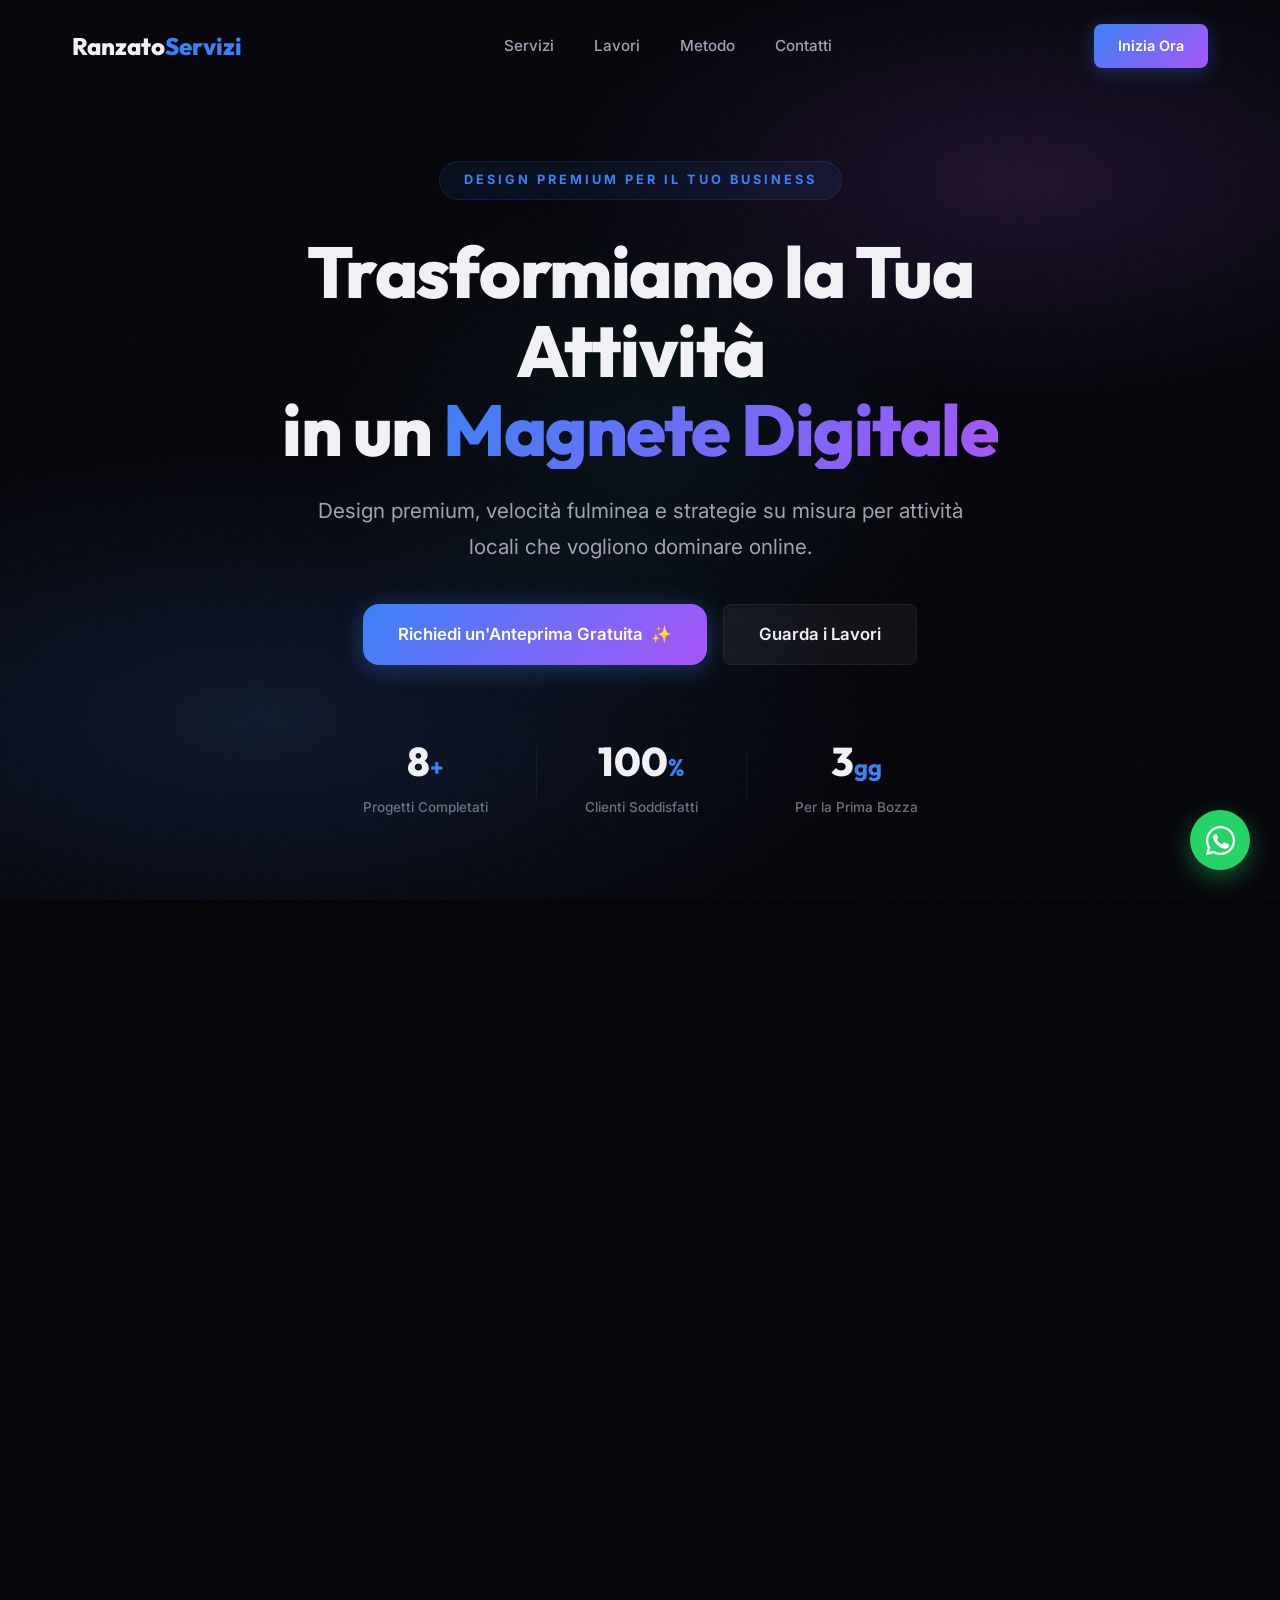
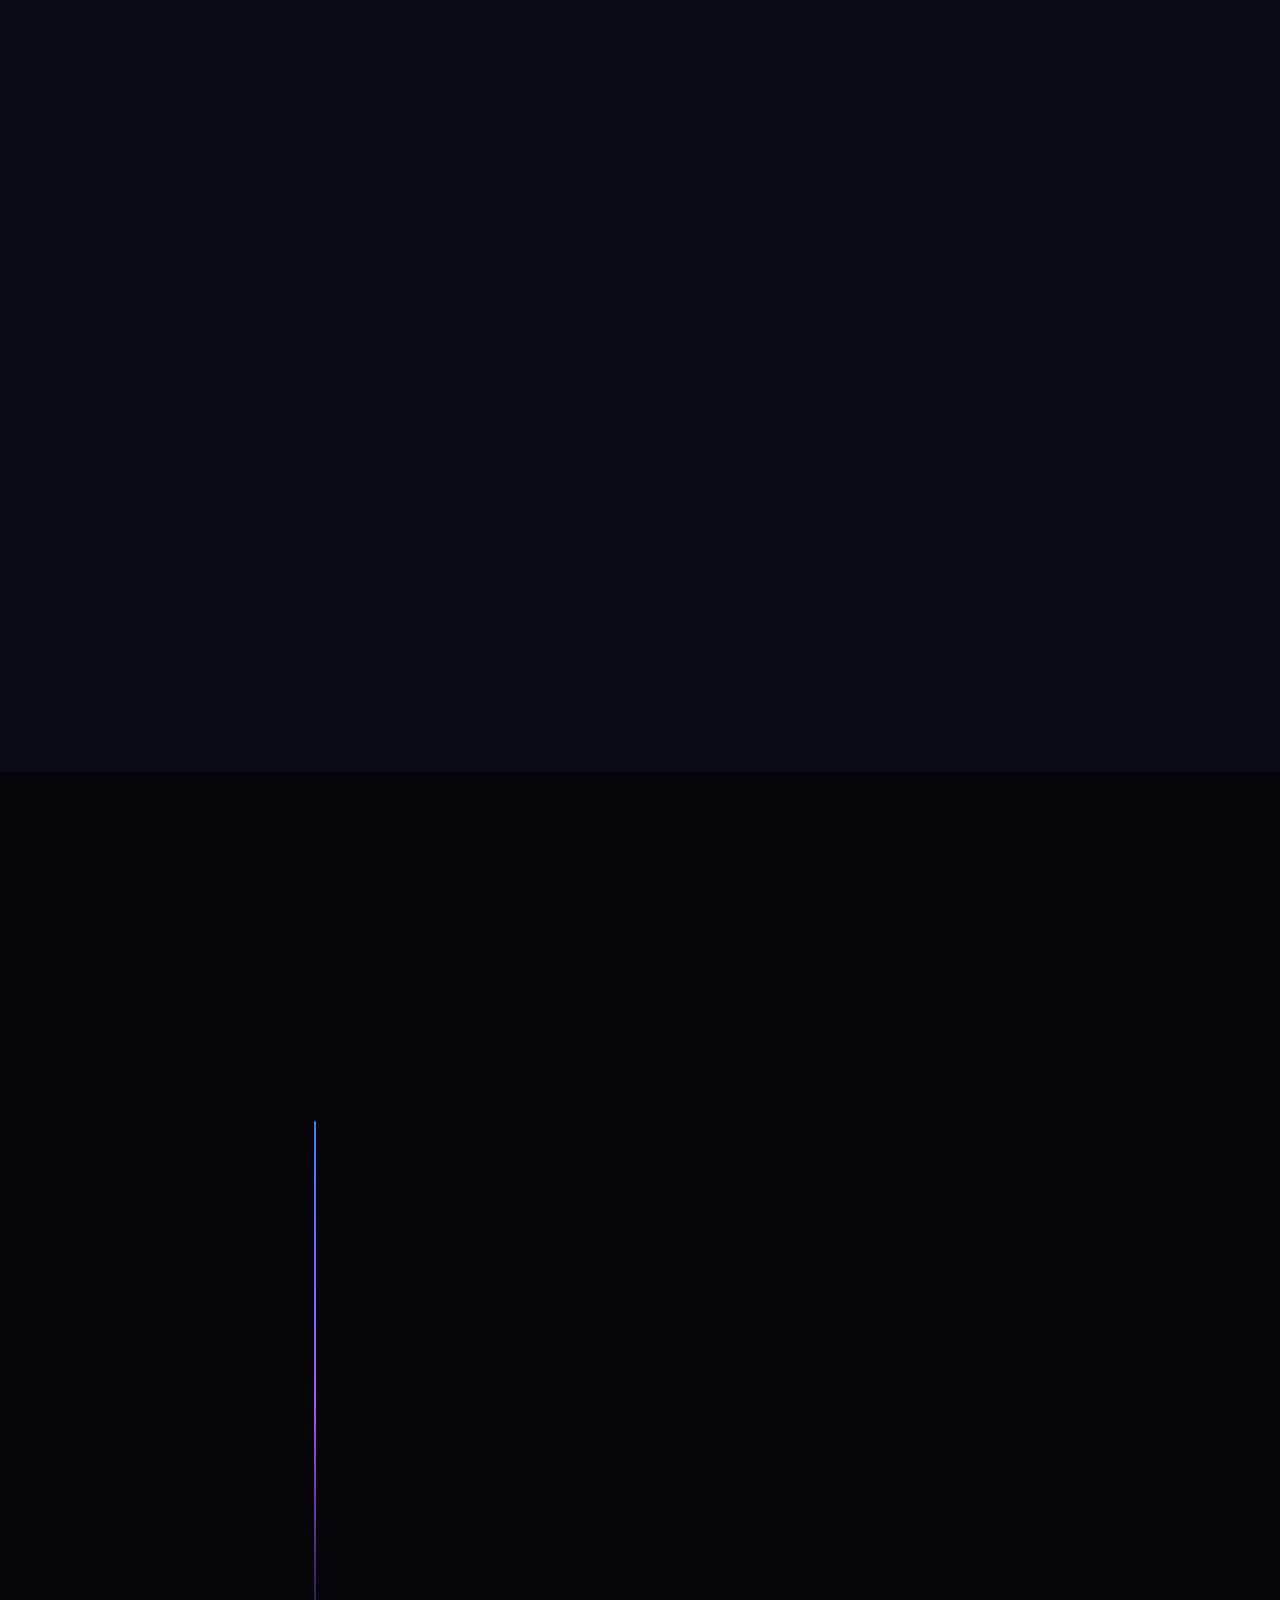
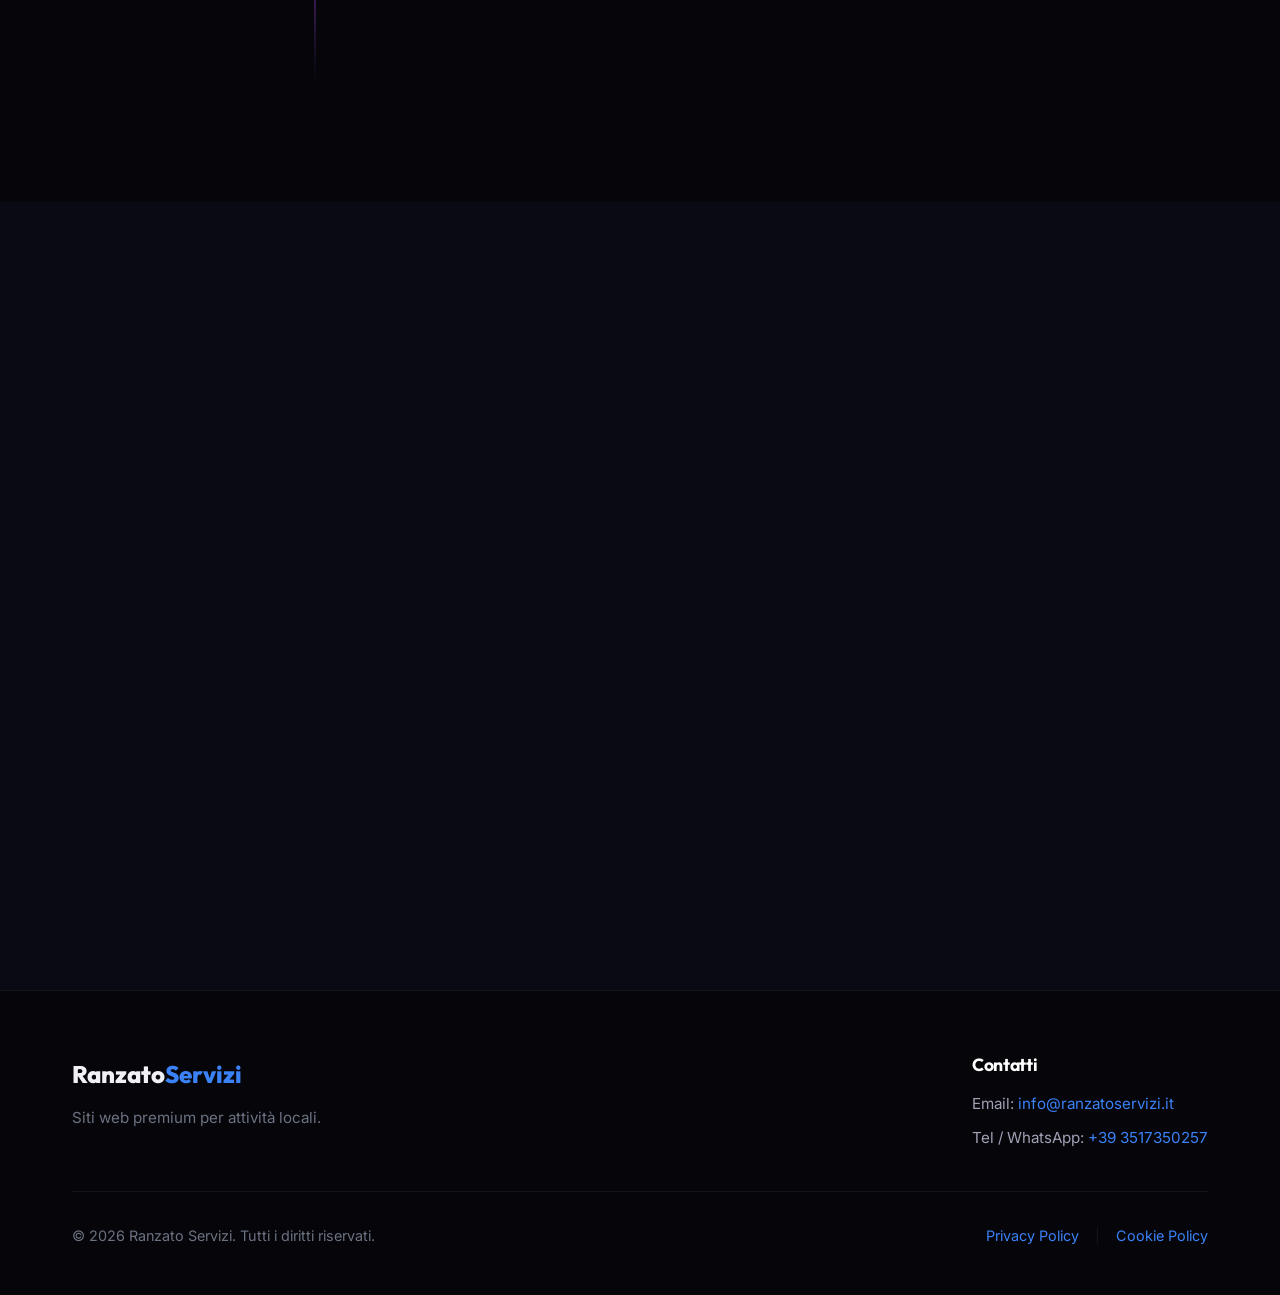
<file: index.html>
<!DOCTYPE html>
<html lang="it">
<head>
    <meta charset="UTF-8">
    <meta name="viewport" content="width=device-width, initial-scale=1.0">
    <title>Ranzato Servizi | Siti Web Premium per Attività Locali</title>
    <meta name="description" content="Progettiamo siti web premium per attività locali: design mozzafiato, velocità fulminea e strategie su misura per dominare online. Richiedi un'anteprima gratuita.">
    <meta name="keywords" content="siti web, web design, attività locali, siti premium, SEO locale, Ranzato Servizi">
    <meta name="author" content="Ranzato Servizi">

    <!-- Open Graph -->
    <meta property="og:title" content="Ranzato Servizi | Siti Web Premium per Attività Locali">
    <meta property="og:description" content="Design premium e strategie digitali su misura per attività locali che vogliono dominare online.">
    <meta property="og:type" content="website">

    <!-- Favicon -->
    <link rel="icon" href="./assets/images/favicon.jpg" type="image/jpeg">

    <!-- Fonts -->
    <link rel="preconnect" href="https://fonts.googleapis.com">
    <link rel="preconnect" href="https://fonts.gstatic.com" crossorigin>
    <link href="https://fonts.googleapis.com/css2?family=Inter:wght@400;500;600&family=Outfit:wght@500;600;700;800&display=swap" rel="stylesheet">

    <link rel="stylesheet" href="styles.css">

    <!-- Iubenda Cookie Banner -->
    <script type="text/javascript" src="https://embeds.iubenda.com/widgets/ece8d38d-8607-4174-aa7c-f9d187f866ee.js"></script>
</head>
<body>

    <!-- ======= NAVBAR ======= -->
    <nav class="navbar" id="navbar">
        <div class="container nav-container">
            <a href="#" class="logo" id="logo">
                <span class="logo-text">Ranzato</span><span class="logo-accent">Servizi</span>
            </a>
            <ul class="nav-links" id="nav-links">
                <li><a href="#servizi">Servizi</a></li>
                <li><a href="#portfolio">Lavori</a></li>
                <li><a href="#metodo">Metodo</a></li>
                <li><a href="#contatti">Contatti</a></li>
            </ul>
            <a href="#contatti" class="btn btn-primary nav-cta" id="nav-cta">Inizia Ora</a>
            <button class="mobile-menu-btn" id="mobile-menu-btn" aria-label="Apri menu di navigazione">
                <span></span>
                <span></span>
                <span></span>
            </button>
        </div>
        <!-- Mobile Menu Overlay -->
        <div class="mobile-menu" id="mobile-menu">
            <ul>
                <li><a href="#servizi">Servizi</a></li>
                <li><a href="#portfolio">Lavori</a></li>
                <li><a href="#metodo">Metodo</a></li>
                <li><a href="#contatti">Contatti</a></li>
            </ul>
            <a href="#contatti" class="btn btn-primary btn-block">Inizia Ora</a>
        </div>
    </nav>

    <!-- ======= HERO ======= -->
    <header class="hero" id="hero">
        <div class="hero-mesh"></div>
        <div class="hero-noise"></div>
        <div class="container hero-container">
            <span class="hero-eyebrow reveal">DESIGN PREMIUM PER IL TUO BUSINESS</span>
            <h1 class="reveal delay-1">
                Trasformiamo la Tua Attività<br>
                in un <span class="text-gradient">Magnete Digitale</span>
            </h1>
            <p class="hero-subtitle reveal delay-2">
                Design premium, velocità fulminea e strategie su misura per attività locali che vogliono dominare online.
            </p>
            <div class="hero-cta reveal delay-3">
                <a href="#contatti" class="btn btn-glow btn-large" id="hero-cta-primary">
                    <span class="btn-text">Richiedi un'Anteprima Gratuita</span>
                    <span class="btn-icon">✨</span>
                </a>
                <a href="#portfolio" class="btn btn-glass btn-large" id="hero-cta-secondary">Guarda i Lavori</a>
            </div>
            <div class="hero-stats reveal delay-4">
                <div class="stat">
                    <span class="stat-number" data-target="8">0</span><span class="stat-plus">+</span>
                    <span class="stat-label">Progetti Completati</span>
                </div>
                <div class="stat-divider"></div>
                <div class="stat">
                    <span class="stat-number" data-target="100">0</span><span class="stat-plus">%</span>
                    <span class="stat-label">Clienti Soddisfatti</span>
                </div>
                <div class="stat-divider"></div>
                <div class="stat">
                    <span class="stat-number" data-target="3">0</span><span class="stat-plus">gg</span>
                    <span class="stat-label">Per la Prima Bozza</span>
                </div>
            </div>
        </div>
    </header>

    <!-- ======= SERVIZI ======= -->
    <section id="servizi" class="services">
        <div class="container">
            <div class="section-header reveal">
                <span class="section-eyebrow">I NOSTRI SERVIZI</span>
                <h2 class="section-title">Cosa Posso Fare <span class="text-gradient">per Te</span></h2>
                <p class="section-subtitle">Soluzioni digitali senza compromessi, pensate per il mercato locale.</p>
            </div>
            <div class="services-grid">
                <div class="service-card reveal" id="service-vetrina">
                    <div class="service-icon-wrapper">
                        <svg class="service-icon" viewBox="0 0 48 48" fill="none" xmlns="http://www.w3.org/2000/svg">
                            <rect x="4" y="8" width="40" height="28" rx="4" stroke="currentColor" stroke-width="2.5"/>
                            <line x1="4" y1="16" x2="44" y2="16" stroke="currentColor" stroke-width="2.5"/>
                            <circle cx="9" cy="12" r="1.5" fill="currentColor"/>
                            <circle cx="14" cy="12" r="1.5" fill="currentColor"/>
                            <circle cx="19" cy="12" r="1.5" fill="currentColor"/>
                            <line x1="18" y1="40" x2="30" y2="40" stroke="currentColor" stroke-width="2.5" stroke-linecap="round"/>
                            <line x1="24" y1="36" x2="24" y2="40" stroke="currentColor" stroke-width="2.5"/>
                        </svg>
                    </div>
                    <h3>Siti Vetrina Premium</h3>
                    <p>Design moderno, caricamento istantaneo e ottimizzazione perfetta per smartphone. Il tuo nuovo biglietto da visita digitale.</p>
                </div>
                <div class="service-card reveal delay-1" id="service-restyling">
                    <div class="service-icon-wrapper">
                        <svg class="service-icon" viewBox="0 0 48 48" fill="none" xmlns="http://www.w3.org/2000/svg">
                            <path d="M24 4L24 12" stroke="currentColor" stroke-width="2.5" stroke-linecap="round"/>
                            <path d="M24 36L24 44" stroke="currentColor" stroke-width="2.5" stroke-linecap="round"/>
                            <path d="M4 24L12 24" stroke="currentColor" stroke-width="2.5" stroke-linecap="round"/>
                            <path d="M36 24L44 24" stroke="currentColor" stroke-width="2.5" stroke-linecap="round"/>
                            <circle cx="24" cy="24" r="10" stroke="currentColor" stroke-width="2.5"/>
                            <path d="M18 24C18 20.6863 20.6863 18 24 18" stroke="currentColor" stroke-width="2.5" stroke-linecap="round"/>
                            <path d="M30 24C30 27.3137 27.3137 30 24 30" stroke="currentColor" stroke-width="2.5" stroke-linecap="round"/>
                        </svg>
                    </div>
                    <h3>Rifacimento Completo</h3>
                    <p>Il tuo sito è vecchio e non ti rappresenta più? Lo ricostruiamo da zero mantenendo i tuoi contenuti, ma dandogli un aspetto moderno e accattivante.</p>
                </div>
                <div class="service-card reveal delay-2" id="service-seo">
                    <div class="service-icon-wrapper">
                        <svg class="service-icon" viewBox="0 0 48 48" fill="none" xmlns="http://www.w3.org/2000/svg">
                            <circle cx="20" cy="20" r="14" stroke="currentColor" stroke-width="2.5"/>
                            <line x1="30" y1="30" x2="42" y2="42" stroke="currentColor" stroke-width="2.5" stroke-linecap="round"/>
                            <path d="M14 20L18 24L26 16" stroke="currentColor" stroke-width="2.5" stroke-linecap="round" stroke-linejoin="round"/>
                        </svg>
                    </div>
                    <h3>Visibilità su Google</h3>
                    <p>Facciamo in modo che chi cerca i tuoi servizi nella tua zona ti trovi subito su Google, prima dei tuoi concorrenti.</p>
                </div>
            </div>
        </div>
    </section>

    <!-- ======= PORTFOLIO ======= -->
    <section id="portfolio" class="portfolio">
        <div class="container">
            <div class="section-header reveal">
                <span class="section-eyebrow">I NOSTRI LAVORI</span>
                <h2 class="section-title">I Nostri <span class="text-gradient">Progetti</span></h2>
                <p class="section-subtitle">Progetti reali e demo pensati per portare nuovi clienti alla tua attività.</p>
            </div>

            <!-- Filtri -->
            <div class="portfolio-filters reveal">
                <button class="filter-btn active" data-filter="all" id="filter-all">Tutti i Progetti</button>
                <button class="filter-btn" data-filter="food" id="filter-food">Food & Beverage</button>
                <button class="filter-btn" data-filter="wellness" id="filter-wellness">Wellness & Beauty</button>
            </div>

            <!-- Bento Grid -->
            <div class="portfolio-grid" id="portfolio-grid">

                <!-- 1. Smash Burgers — FEATURED -->
                <a href="./smash-burgers/index.html" target="_blank" class="portfolio-card featured item reveal" data-category="food" id="project-smash">
                    <div class="card-preview">
                        <img src="./assets/images/fastfood.jpg" alt="Smash Burgers Concept" class="card-image" style="object-position: center bottom;">
                        <div class="card-overlay"></div>
                        <span class="category-badge">🍔 Fast Food</span>
                    </div>
                    <div class="card-info">
                        <h3>Smash Burgers</h3>
                        <p>Colori vivaci e design accattivante per un'hamburgeria che spacca. Pensato per far squillare il telefono e portare clienti in negozio.</p>
                        <div class="card-action"><span>Esplora il progetto</span><svg width="20" height="20" viewBox="0 0 20 20" fill="none"><path d="M4 10h12m0 0l-4-4m4 4l-4 4" stroke="currentColor" stroke-width="2" stroke-linecap="round" stroke-linejoin="round"/></svg></div>
                    </div>
                </a>

                <!-- 2. Barber Shop -->
                <a href="./barber-shop/index.html" target="_blank" class="portfolio-card item reveal delay-1" data-category="wellness" id="project-barber">
                    <div class="card-preview">
                        <img src="./assets/images/barber_new.jpg" alt="Barber Shop Concept" class="card-image" style="object-position: center center;">
                        <div class="card-overlay"></div>
                        <span class="category-badge">✂️ Barbiere</span>
                    </div>
                    <div class="card-info">
                        <h3>Barber Shop</h3>
                        <p>Design scuro e futuristico con effetti in vetro trasparente e prenotazioni direttamente dal sito.</p>
                        <div class="card-action"><span>Esplora il progetto</span><svg width="20" height="20" viewBox="0 0 20 20" fill="none"><path d="M4 10h12m0 0l-4-4m4 4l-4 4" stroke="currentColor" stroke-width="2" stroke-linecap="round" stroke-linejoin="round"/></svg></div>
                    </div>
                </a>

                <!-- 3. Iron Gym -->
                <a href="./iron-gym/index.html" target="_blank" class="portfolio-card item reveal" data-category="wellness" id="project-gym">
                    <div class="card-preview">
                        <img src="./assets/images/gym_new.jpg" alt="Gym Concept" class="card-image" style="object-position: center center;">
                        <div class="card-overlay"></div>
                        <span class="category-badge">💪 Fitness</span>
                    </div>
                    <div class="card-info">
                        <h3>Iron Gym</h3>
                        <p>Design grintoso e moderno, pensato per far iscrivere nuovi clienti alla prova gratuita della palestra.</p>
                        <div class="card-action"><span>Esplora il progetto</span><svg width="20" height="20" viewBox="0 0 20 20" fill="none"><path d="M4 10h12m0 0l-4-4m4 4l-4 4" stroke="currentColor" stroke-width="2" stroke-linecap="round" stroke-linejoin="round"/></svg></div>
                    </div>
                </a>

                <!-- 4. Pizzeria — FEATURED -->
                <a href="./pizzeria/index.html" target="_blank" class="portfolio-card featured item reveal delay-1" data-category="food" id="project-pizza">
                    <div class="card-preview">
                        <img src="./assets/images/pizzeria_new.jpg" alt="Pizzeria Concept" class="card-image" style="object-position: center center;">
                        <div class="card-overlay"></div>
                        <span class="category-badge">🍕 Pizzeria</span>
                    </div>
                    <div class="card-info">
                        <h3>Pizzeria</h3>
                        <p>Stile rustico e caldo che fa venire fame. Pensato per mostrare il menu e rendere facilissimo prenotare un tavolo.</p>
                        <div class="card-action"><span>Esplora il progetto</span><svg width="20" height="20" viewBox="0 0 20 20" fill="none"><path d="M4 10h12m0 0l-4-4m4 4l-4 4" stroke="currentColor" stroke-width="2" stroke-linecap="round" stroke-linejoin="round"/></svg></div>
                    </div>
                </a>

                <!-- 5. Pasticceria -->
                <a href="./pasticceria/index.html" target="_blank" class="portfolio-card item reveal" data-category="food" id="project-pasticceria">
                    <div class="card-preview">
                        <img src="./assets/images/pasticceria_new.jpg" alt="Pasticceria Concept" class="card-image" style="object-position: center center;">
                        <div class="card-overlay"></div>
                        <span class="category-badge">🧁 Pasticceria</span>
                    </div>
                    <div class="card-info">
                        <h3>Pasticceria</h3>
                        <p>Design elegante e luminoso con colori delicati, perfetto per far brillare torte su misura e dolci artigianali.</p>
                        <div class="card-action"><span>Esplora il progetto</span><svg width="20" height="20" viewBox="0 0 20 20" fill="none"><path d="M4 10h12m0 0l-4-4m4 4l-4 4" stroke="currentColor" stroke-width="2" stroke-linecap="round" stroke-linejoin="round"/></svg></div>
                    </div>
                </a>

                <!-- 6. Gelateria -->
                <a href="./gelateria/index.html" target="_blank" class="portfolio-card item reveal delay-1" data-category="food" id="project-gelateria">
                    <div class="card-preview">
                        <img src="./assets/images/gelateria_new.jpg" alt="Gelateria Concept" class="card-image" style="object-position: center center;">
                        <div class="card-overlay"></div>
                        <span class="category-badge">🍦 Gelateria</span>
                    </div>
                    <div class="card-info">
                        <h3>Gelateria</h3>
                        <p>Design estivo e giocoso con colori vivaci e mappa interattiva per portare clienti direttamente in negozio.</p>
                        <div class="card-action"><span>Esplora il progetto</span><svg width="20" height="20" viewBox="0 0 20 20" fill="none"><path d="M4 10h12m0 0l-4-4m4 4l-4 4" stroke="currentColor" stroke-width="2" stroke-linecap="round" stroke-linejoin="round"/></svg></div>
                    </div>
                </a>

            </div>
    </section>

    <!-- ======= METODO ======= -->
    <section id="metodo" class="process">
        <div class="container">
            <div class="section-header reveal">
                <span class="section-eyebrow">COME LAVORIAMO</span>
                <h2 class="section-title">Il <span class="text-gradient">Metodo</span></h2>
                <p class="section-subtitle">Semplice, trasparente e senza sorprese. Da zero al lancio in tre passi.</p>
            </div>
            <div class="timeline">
                <div class="timeline-line"></div>
                <div class="timeline-step reveal" id="step-1">
                    <div class="step-marker">
                        <span class="step-number">01</span>
                    </div>
                    <div class="step-content">
                        <h3>Analisi & Bozza Gratuita</h3>
                        <p>Ci prendiamo un caffè, mi racconti della tua attività e ti preparo una prima bozza di come potrebbe essere il tuo sito — gratis e senza impegno.</p>
                    </div>
                </div>
                <div class="timeline-step reveal delay-1" id="step-2">
                    <div class="step-marker">
                        <span class="step-number">02</span>
                    </div>
                    <div class="step-content">
                        <h3>Sviluppo & Revisione</h3>
                        <p>Se la bozza ti piace, costruisco il sito vero e proprio. Lo perfezioniamo insieme finché non è esattamente come lo vuoi.</p>
                    </div>
                </div>
                <div class="timeline-step reveal delay-2" id="step-3">
                    <div class="step-marker">
                        <span class="step-number">03</span>
                    </div>
                    <div class="step-content">
                        <h3>Lancio! 🚀</h3>
                        <p>Mettiamo il sito online. Da questo momento la tua attività ha una marcia in più rispetto alla concorrenza locale.</p>
                    </div>
                </div>
            </div>
        </div>
    </section>

    <!-- ======= CONTATTI ======= -->
    <section id="contatti" class="contact">
        <div class="container">
            <div class="contact-wrapper reveal">
                <div class="contact-glow"></div>
                <div class="contact-glow-2"></div>
                <div class="contact-grid">
                    <div class="contact-content">
                        <span class="section-eyebrow">INIZIAMO</span>
                        <h2 class="section-title contact-title">Smettiamo di <span class="text-gradient">perdere clienti.</span></h2>
                        <p>Lasciami i tuoi contatti. Analizzerò la tua attività e ti preparerò una <strong>prima bozza visiva gratuita</strong> di come potrebbe essere il tuo nuovo sito premium.</p>
                        <ul class="contact-benefits">
                            <li>
                                <span class="check-icon">
                                    <svg width="16" height="16" viewBox="0 0 16 16" fill="none"><path d="M3 8l3.5 3.5L13 5" stroke="currentColor" stroke-width="2" stroke-linecap="round" stroke-linejoin="round"/></svg>
                                </span>
                                Nessun costo nascosto
                            </li>
                            <li>
                                <span class="check-icon">
                                    <svg width="16" height="16" viewBox="0 0 16 16" fill="none"><path d="M3 8l3.5 3.5L13 5" stroke="currentColor" stroke-width="2" stroke-linecap="round" stroke-linejoin="round"/></svg>
                                </span>
                                Design personalizzato al 100%
                            </li>
                            <li>
                                <span class="check-icon">
                                    <svg width="16" height="16" viewBox="0 0 16 16" fill="none"><path d="M3 8l3.5 3.5L13 5" stroke="currentColor" stroke-width="2" stroke-linecap="round" stroke-linejoin="round"/></svg>
                                </span>
                                Risposta entro 24 ore
                            </li>
                        </ul>
                    </div>
                    <div class="contact-form-side">
                        <!-- IL FORM È ORA COLLEGATO A FORMSPREE -->
                        <form class="contact-form" id="contactForm" action="https://formspree.io/f/mlgypgag" method="POST">
                            <div class="form-group">
                                <input type="text" id="form-name" name="nome" placeholder=" " required>
                                <label for="form-name">Il tuo nome</label>
                            </div>
                            <div class="form-group">
                                <input type="email" id="form-contact" name="email" placeholder=" " required>
                                <label for="form-contact">Email</label>
                            </div>
                            <div class="form-group">
                                <input type="text" id="form-business" name="attivita" placeholder=" ">
                                <label for="form-business">Nome dell'attività (opzionale)</label>
                            </div>
                            <button type="submit" class="btn btn-glow btn-block" id="submitBtn">
                                <span class="btn-text">Voglio la mia Bozza Gratuita</span>
                                <span class="btn-icon">✨</span>
                            </button>
                            <p class="form-disclaimer">Nessun impegno. Solo una bella chiacchierata.</p>
                            
                            <!-- Elemento nascosto per gestire il messaggio di successo -->
                            <div id="form-status" style="display: none; margin-top: 15px; color: var(--accent-blue); font-weight: 600;"></div>
                        </form>
                    </div>
                </div>
            </div>
        </div>
    </section>

    <!-- ======= FOOTER ======= -->
    <footer class="footer">
        <div class="container footer-container">
            <div class="footer-top">
                <div class="footer-brand">
                    <a href="#" class="logo footer-logo">
                        <span class="logo-text">Ranzato</span><span class="logo-accent">Servizi</span>
                    </a>
                    <p class="footer-tagline">Siti web premium per attività locali.</p>
                </div>
                <div class="footer-contact">
                    <h4>Contatti</h4>
                    <p>Email: <a href="mailto:info@ranzatoservizi.it" class="footer-link">info@ranzatoservizi.it</a></p>
                    <p>Tel / WhatsApp: <a href="tel:+393517350257" class="footer-link">+39 3517350257</a></p>
                </div>
            </div>
            <div class="footer-divider"></div>
            <div class="footer-bottom">
                <p>&copy; <span id="current-year"></span> Ranzato Servizi. Tutti i diritti riservati.</p>
                <div class="footer-legal">
                    <a href="https://www.iubenda.com/privacy-policy/63458741" class="footer-link iubenda-white iubenda-noiframe iubenda-embed" title="Privacy Policy ">Privacy Policy</a>
                    <script type="text/javascript">(function (w,d) {var loader = function () {var s = d.createElement("script"), tag = d.getElementsByTagName("script")[0]; s.src="https://cdn.iubenda.com/iubenda.js"; tag.parentNode.insertBefore(s,tag);}; if(w.addEventListener){w.addEventListener("load", loader, false);}else if(w.attachEvent){w.attachEvent("onload", loader);}else{w.onload = loader;}})(window, document);</script>
                    
                    <span class="legal-sep">|</span>
                    
                    <a href="https://www.iubenda.com/privacy-policy/63458741/cookie-policy" class="footer-link iubenda-white iubenda-noiframe iubenda-embed" title="Cookie Policy ">Cookie Policy</a>
                    <script type="text/javascript">(function (w,d) {var loader = function () {var s = d.createElement("script"), tag = d.getElementsByTagName("script")[0]; s.src="https://cdn.iubenda.com/iubenda.js"; tag.parentNode.insertBefore(s,tag);}; if(w.addEventListener){w.addEventListener("load", loader, false);}else if(w.attachEvent){w.attachEvent("onload", loader);}else{w.onload = loader;}})(window, document);</script>
                </div>
            </div>
        </div>
    </footer>

    <!-- WhatsApp Floating Button -->
    <a href="https://wa.me/393517350257" class="whatsapp-float" target="_blank" rel="noopener noreferrer" aria-label="Contattaci su WhatsApp">
        <svg viewBox="0 0 32 32" fill="currentColor">
            <path d="M16 2.672c-7.36 0-13.328 5.968-13.328 13.328 0 2.336 0.608 4.608 1.76 6.624l-1.888 6.88 7.04-1.856c1.984 1.056 4.192 1.6 6.432 1.6 7.36 0 13.328-5.968 13.328-13.328S23.36 2.672 16 2.672zM16 27.2c-2.016 0-3.968-0.544-5.696-1.568l-0.416-0.256-4.224 1.12 1.12-4.128-0.256-0.416C5.472 20.256 4.8 18.176 4.8 16c0-6.176 5.024-11.2 11.2-11.2 6.176 0 11.2 5.024 11.2 11.2C27.2 22.176 22.176 27.2 16 27.2zM21.952 18.816c-0.32-0.16-1.92-0.96-2.208-1.056-0.288-0.128-0.512-0.16-0.736 0.16s-0.864 1.056-1.056 1.28c-0.192 0.224-0.384 0.256-0.704 0.128-0.32-0.16-1.376-0.512-2.624-1.632-0.96-0.864-1.6-1.92-1.792-2.24-0.192-0.32-0.032-0.48 0.128-0.64 0.16-0.16 0.32-0.384 0.48-0.576 0.16-0.192 0.224-0.32 0.32-0.544 0.128-0.224 0.064-0.448 0-0.608-0.064-0.16-0.736-1.792-1.024-2.432-0.256-0.64-0.544-0.544-0.736-0.544-0.192 0-0.416 0-0.64 0-0.224 0-0.608 0.096-0.928 0.416-0.32 0.32-1.248 1.216-1.248 2.976s1.28 3.456 1.472 3.712c0.192 0.256 2.528 3.872 6.112 5.408 0.864 0.384 1.536 0.608 2.048 0.768 0.864 0.288 1.632 0.224 2.272 0.128 0.704-0.096 2.208-0.928 2.528-1.792 0.32-0.896 0.32-1.664 0.224-1.792C22.464 19.072 22.272 18.976 21.952 18.816z"/>
        </svg>
    </a>

    <script src="script.js"></script>
</body>
</html>
</file>
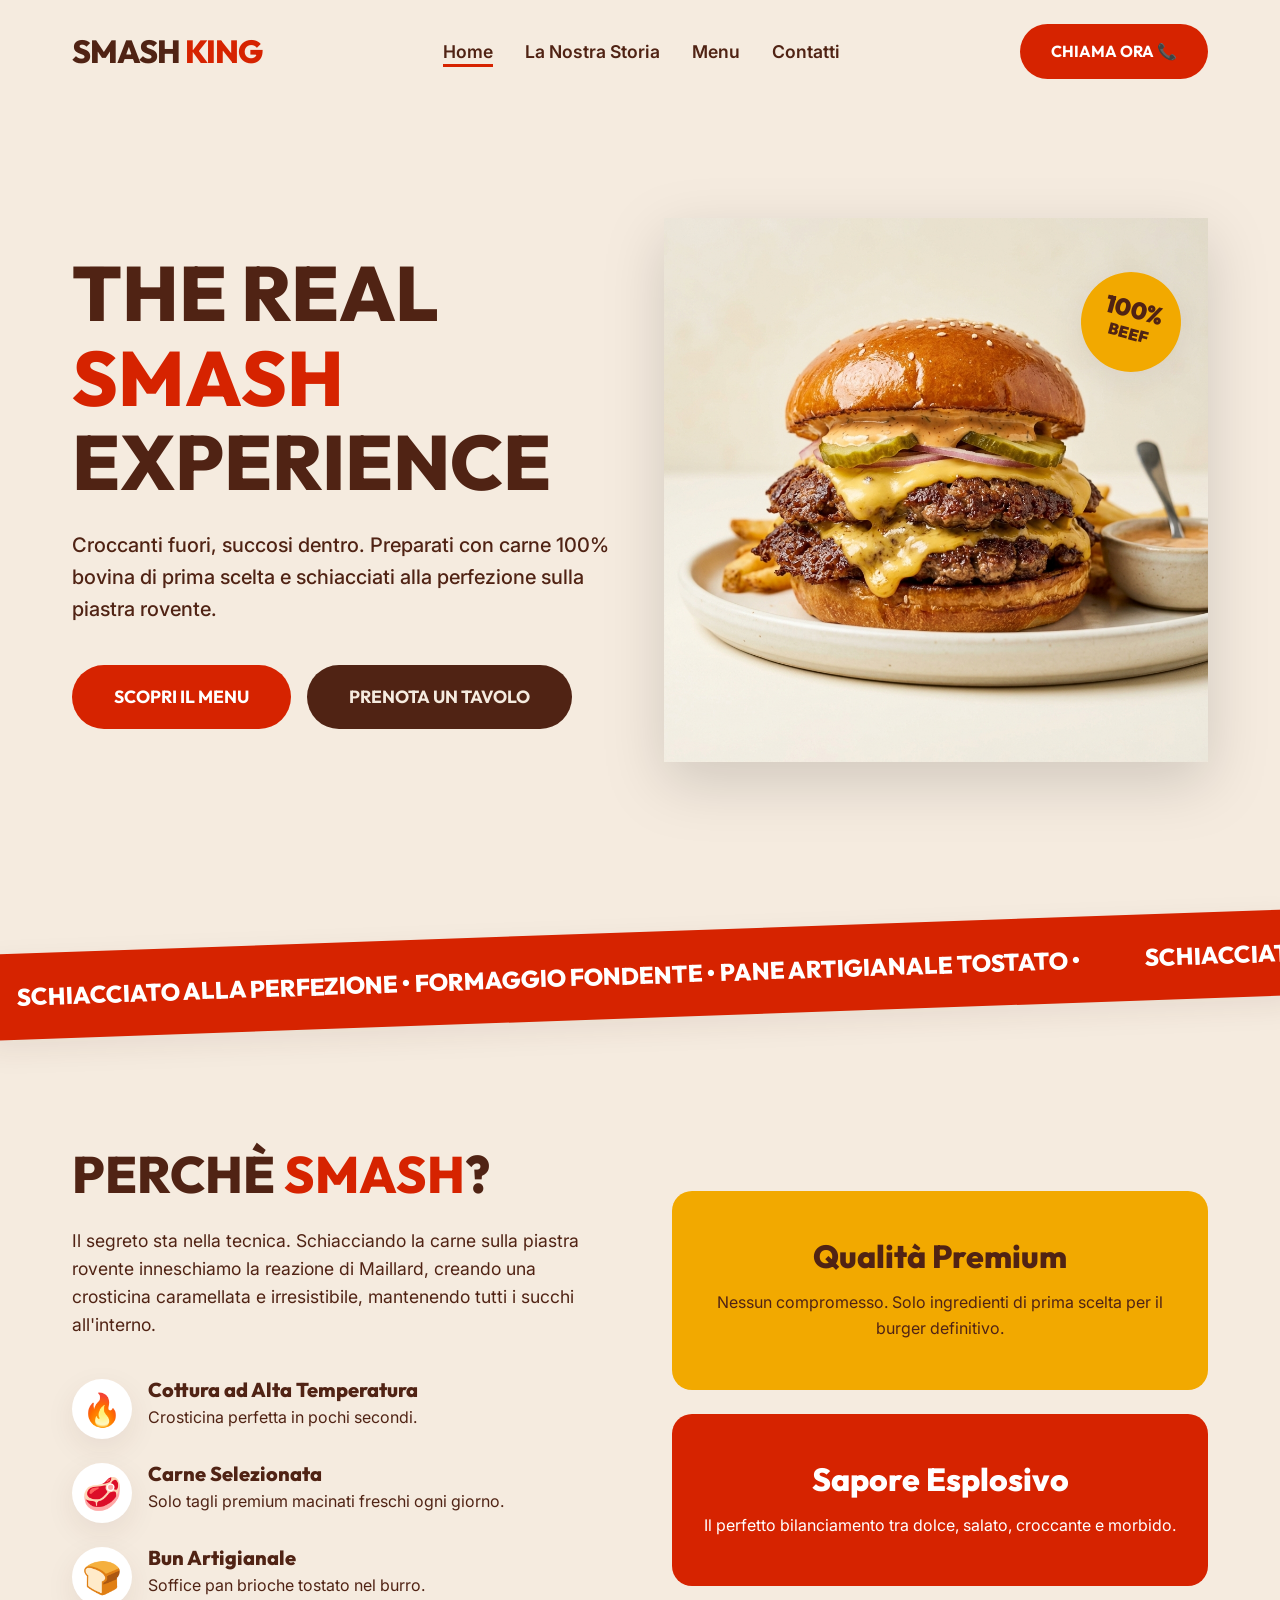
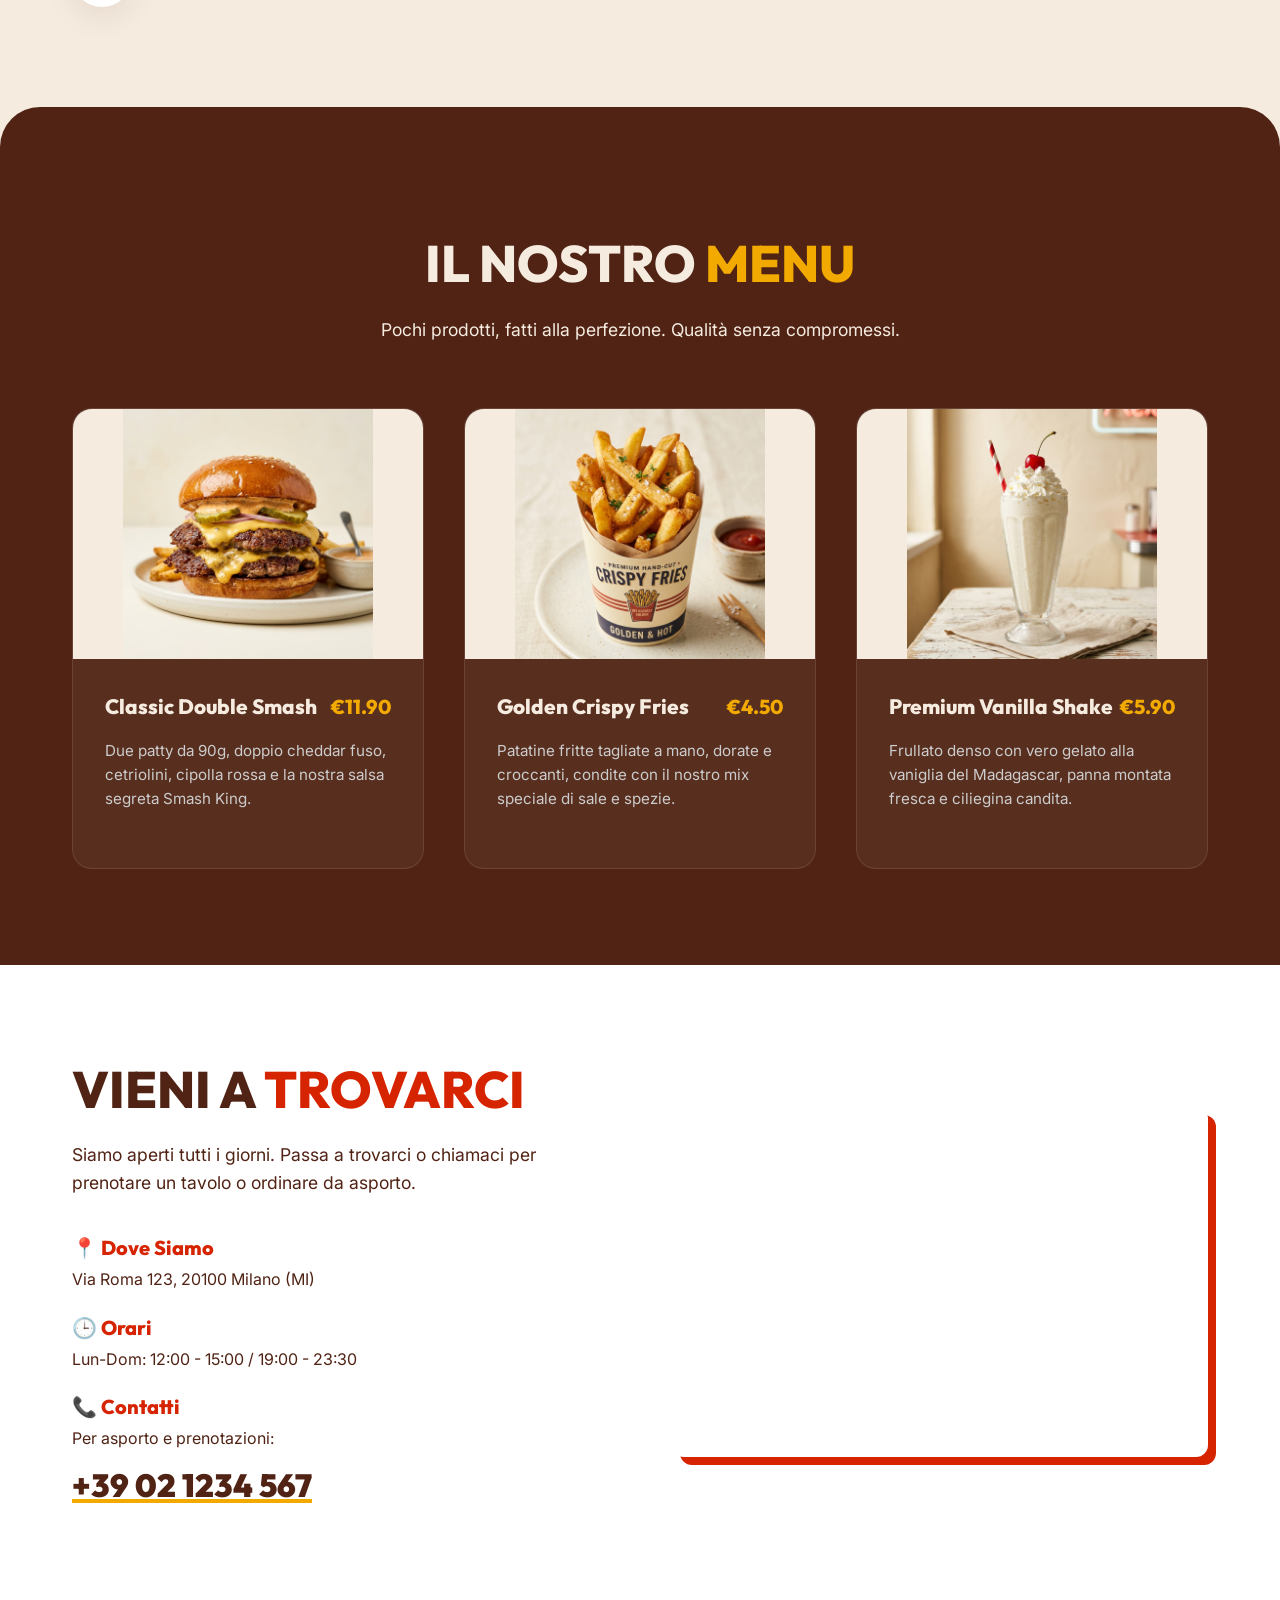
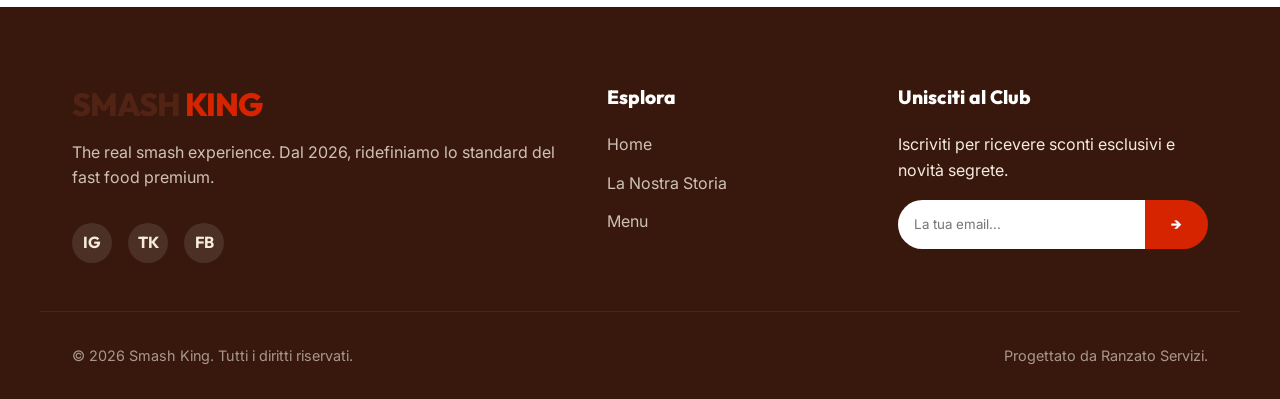
<file: smash-burgers/index.html>
<!DOCTYPE html>
<html lang="it">
<head>
    <meta charset="UTF-8">
    <meta name="viewport" content="width=device-width, initial-scale=1.0">
    <meta name="description" content="The Ultimate Smash Burger Experience. Burgers cotti a perfezione, patatine croccanti e milkshake artigianali.">
    <title>Smash King | The Real Smash Experience</title>
    
    <!-- Google Fonts: 'Outfit' for modern headings, 'Inter' for body -->
    <link rel="preconnect" href="https://fonts.googleapis.com">
    <link rel="preconnect" href="https://fonts.gstatic.com" crossorigin>
    <link href="https://fonts.googleapis.com/css2?family=Inter:wght@400;500;600&family=Outfit:wght@700;800;900&display=swap" rel="stylesheet">
    
    <link rel="stylesheet" href="styles.css">
</head>
<body>

    <!-- Header & Navigation -->
    <header class="header" id="header">
        <div class="container nav-container">
            <a href="#" class="logo">SMASH <span>KING</span></a>
            <nav class="nav-menu" id="nav-menu">
                <ul class="nav-list">
                    <li class="nav-item"><a href="#home" class="nav-link active">Home</a></li>
                    <li class="nav-item"><a href="#story" class="nav-link">La Nostra Storia</a></li>
                    <li class="nav-item"><a href="#menu" class="nav-link">Menu</a></li>
                    <li class="nav-item"><a href="#prenota" class="nav-link">Contatti</a></li>
                </ul>
            </nav>
            <a href="tel:+39021234567" class="btn btn-primary nav-cta">Chiama Ora 📞</a>
            
            <!-- Mobile Menu Hamburger -->
            <div class="hamburger" id="hamburger">
                <span class="bar"></span>
                <span class="bar"></span>
                <span class="bar"></span>
            </div>
        </div>
    </header>

    <main>
        <!-- Hero Section -->
        <section id="home" class="hero">
            <div class="container hero-container">
                <div class="hero-content reveal">
                    <h1 class="hero-title">THE REAL <br><span class="text-accent">SMASH</span> EXPERIENCE</h1>
                    <p class="hero-subtitle">Croccanti fuori, succosi dentro. Preparati con carne 100% bovina di prima scelta e schiacciati alla perfezione sulla piastra rovente.</p>
                    <div class="hero-buttons">
                        <a href="#menu" class="btn btn-primary btn-large">Scopri il Menu</a>
                        <a href="#prenota" class="btn btn-secondary btn-large">Prenota un Tavolo</a>
                    </div>
                </div>
                <div class="hero-image reveal fade-right">
                    <img src="assets/images/hero_burger.png" alt="Il nostro doppio smash burger con formaggio fuso" loading="eager" width="800" height="800">
                    <div class="badge">
                        <span>100%</span>
                        <span>BEEF</span>
                    </div>
                </div>
            </div>
        </section>

        <!-- Marquee Text -->
        <div class="marquee-wrapper">
            <div class="marquee">
                <span class="marquee-text">Schiacciato alla perfezione • Formaggio fondente • Pane artigianale tostato •</span>
                <span class="marquee-text">Schiacciato alla perfezione • Formaggio fondente • Pane artigianale tostato •</span>
                <span class="marquee-text">Schiacciato alla perfezione • Formaggio fondente • Pane artigianale tostato •</span>
                <span class="marquee-text">Schiacciato alla perfezione • Formaggio fondente • Pane artigianale tostato •</span>
            </div>
        </div>

        <!-- The Story / The Smash Method -->
        <section id="story" class="story section">
            <div class="container story-container">
                <div class="story-text reveal fade-up">
                    <h2 class="section-title">PERCHÈ <span class="text-accent">SMASH</span>?</h2>
                    <p class="section-desc">Il segreto sta nella tecnica. Schiacciando la carne sulla piastra rovente inneschiamo la reazione di Maillard, creando una crosticina caramellata e irresistibile, mantenendo tutti i succhi all'interno.</p>
                    <ul class="features-list">
                        <li>
                            <div class="feature-icon">🔥</div>
                            <div>
                                <h3>Cottura ad Alta Temperatura</h3>
                                <p>Crosticina perfetta in pochi secondi.</p>
                            </div>
                        </li>
                        <li>
                            <div class="feature-icon">🥩</div>
                            <div>
                                <h3>Carne Selezionata</h3>
                                <p>Solo tagli premium macinati freschi ogni giorno.</p>
                            </div>
                        </li>
                        <li>
                            <div class="feature-icon">🍞</div>
                            <div>
                                <h3>Bun Artigianale</h3>
                                <p>Soffice pan brioche tostato nel burro.</p>
                            </div>
                        </li>
                    </ul>
                </div>
                <div class="story-visual reveal fade-up delay-1">
                    <div class="visual-card bg-yellow">
                        <h3>Qualità Premium</h3>
                        <p>Nessun compromesso. Solo ingredienti di prima scelta per il burger definitivo.</p>
                    </div>
                    <div class="visual-card bg-red">
                        <h3>Sapore Esplosivo</h3>
                        <p>Il perfetto bilanciamento tra dolce, salato, croccante e morbido.</p>
                    </div>
                </div>
            </div>
        </section>

        <!-- Menu Section -->
        <section id="menu" class="menu section bg-dark text-light">
            <div class="container">
                <div class="menu-header reveal fade-up">
                    <h2 class="section-title text-light">IL NOSTRO <span class="text-accent-yellow">MENU</span></h2>
                    <p class="section-desc">Pochi prodotti, fatti alla perfezione. Qualità senza compromessi.</p>
                </div>

                <div class="menu-grid">
                    <!-- Menu Item 1 -->
                    <article class="menu-card reveal fade-up">
                        <div class="card-img-wrapper">
                            <img src="assets/images/hero_burger.png" alt="Classic Double Smash" loading="lazy">
                        </div>
                        <div class="card-content">
                            <div class="card-header">
                                <h3 class="card-title">Classic Double Smash</h3>
                                <span class="card-price">€11.90</span>
                            </div>
                            <p class="card-desc">Due patty da 90g, doppio cheddar fuso, cetriolini, cipolla rossa e la nostra salsa segreta Smash King.</p>
                        </div>
                    </article>

                    <!-- Menu Item 2 -->
                    <article class="menu-card reveal fade-up delay-1">
                        <div class="card-img-wrapper">
                            <img src="assets/images/crispy_fries.png" alt="Crispy Fries" loading="lazy">
                        </div>
                        <div class="card-content">
                            <div class="card-header">
                                <h3 class="card-title">Golden Crispy Fries</h3>
                                <span class="card-price">€4.50</span>
                            </div>
                            <p class="card-desc">Patatine fritte tagliate a mano, dorate e croccanti, condite con il nostro mix speciale di sale e spezie.</p>
                        </div>
                    </article>

                    <!-- Menu Item 3 -->
                    <article class="menu-card reveal fade-up delay-2">
                        <div class="card-img-wrapper">
                            <img src="assets/images/milkshake.png" alt="Premium Vanilla Shake" loading="lazy">
                        </div>
                        <div class="card-content">
                            <div class="card-header">
                                <h3 class="card-title">Premium Vanilla Shake</h3>
                                <span class="card-price">€5.90</span>
                            </div>
                            <p class="card-desc">Frullato denso con vero gelato alla vaniglia del Madagascar, panna montata fresca e ciliegina candita.</p>
                        </div>
                    </article>
                </div>
            </div>
        </section>

    <!-- Contatti & Prenotazioni -->
    <section id="prenota" class="section booking-section">
        <div class="container booking-container">
            <div class="booking-info reveal fade-up">
                <h2 class="section-title">VIENI A <span class="text-accent">TROVARCI</span></h2>
                <p class="section-desc">Siamo aperti tutti i giorni. Passa a trovarci o chiamaci per prenotare un tavolo o ordinare da asporto.</p>
                
                <div class="contact-details">
                    <div class="detail-box">
                        <h3>📍 Dove Siamo</h3>
                        <p>Via Roma 123, 20100 Milano (MI)</p>
                    </div>
                    <div class="detail-box">
                        <h3>🕒 Orari</h3>
                        <p>Lun-Dom: 12:00 - 15:00 / 19:00 - 23:30</p>
                    </div>
                    <div class="detail-box">
                        <h3>📞 Contatti</h3>
                        <p>Per asporto e prenotazioni:</p>
                        <a href="tel:+39021234567" class="phone-link">+39 02 1234 567</a>
                    </div>
                </div>
            </div>
            
            <div class="booking-map reveal fade-up delay-1">
                <iframe src="https://www.google.com/maps/embed?pb=!1m18!1m12!1m3!1d2798.118228589139!2d9.187315515564883!3d45.46736237910086!2m3!1f0!2f0!3f0!3m2!1i1024!2i768!4f13.1!3m3!1m2!1s0x4786c6af70104cb5%3A0x95e263c95cbf65e4!2sPiazza%20del%20Duomo%2C%20Milano%20MI!5e0!3m2!1sit!2sit!4v1622634882570!5m2!1sit!2sit" width="100%" height="350" style="border:0; border-radius: 12px; box-shadow: 8px 8px 0px var(--color-red);" allowfullscreen="" loading="lazy"></iframe>
            </div>
        </div>
    </section>

</main>

    <!-- Footer -->
    <footer id="footer" class="footer">
        <div class="container footer-container">
            <div class="footer-brand">
                <a href="#" class="logo">SMASH <span>KING</span></a>
                <p>The real smash experience. Dal 2026, ridefiniamo lo standard del fast food premium.</p>
                <div class="social-links">
                    <a href="#" aria-label="Instagram">IG</a>
                    <a href="#" aria-label="TikTok">TK</a>
                    <a href="#" aria-label="Facebook">FB</a>
                </div>
            </div>
            
            <div class="footer-links">
                <h4>Esplora</h4>
                <ul>
                    <li><a href="#home">Home</a></li>
                    <li><a href="#story">La Nostra Storia</a></li>
                    <li><a href="#menu">Menu</a></li>
                </ul>
            </div>
            
            <div class="footer-newsletter">
                <h4>Unisciti al Club</h4>
                <p>Iscriviti per ricevere sconti esclusivi e novità segrete.</p>
                <form class="newsletter-form" id="newsletter-form">
                    <input type="email" placeholder="La tua email..." required>
                    <button type="submit" class="btn btn-primary">→</button>
                </form>
            </div>
        </div>
        <div class="footer-bottom container">
            <p>&copy; 2026 Smash King. Tutti i diritti riservati.</p>
            <p>Progettato da Ranzato Servizi.</p>
        </div>
    </footer>

    <script src="script.js"></script>
</body>
</html>
</file>
<file: styles.css>
/* ============================================
   RANZATO SERVIZI â€” OBSIDIAN PREMIUM DESIGN
   ============================================ */

/* ===== DESIGN SYSTEM ===== */
:root {
    /* Colors */
    --bg-deep: #05050a;
    --bg-surface: #0a0a14;
    --bg-card: rgba(12, 12, 24, 0.6);
    --bg-glass: rgba(255, 255, 255, 0.03);
    --border-subtle: rgba(255, 255, 255, 0.06);
    --border-hover: rgba(255, 255, 255, 0.12);

    --text-primary: #f0f0f5;
    --text-secondary: #a1a1b5;
    --text-muted: #6b7280;

    --accent-blue: #3b82f6;
    --accent-purple: #a855f7;
    --accent-cyan: #22d3ee;
    --accent-green: #10b981;

    --gradient-primary: linear-gradient(135deg, var(--accent-blue), var(--accent-purple));
    --gradient-glow: linear-gradient(135deg, var(--accent-blue), var(--accent-cyan));

    /* Typography */
    --font-heading: 'Outfit', sans-serif;
    --font-body: 'Inter', sans-serif;

    /* Spacing */
    --section-padding: 120px;
    --container-max: 1200px;

    /* Transitions */
    --ease-out: cubic-bezier(0.16, 1, 0.3, 1);
    --ease-spring: cubic-bezier(0.34, 1.56, 0.64, 1);
    --transition-fast: 0.2s var(--ease-out);
    --transition-base: 0.4s var(--ease-out);
    --transition-slow: 0.8s var(--ease-out);

    /* Radius */
    --radius-sm: 8px;
    --radius-md: 16px;
    --radius-lg: 24px;
    --radius-xl: 32px;
}

/* ===== RESET & BASE ===== */
*, *::before, *::after {
    margin: 0;
    padding: 0;
    box-sizing: border-box;
}

html {
    scroll-behavior: smooth;
    background-color: var(--bg-deep);
    color: var(--text-primary);
    font-family: var(--font-body);
    line-height: 1.6;
    -webkit-font-smoothing: antialiased;
    -moz-osx-font-smoothing: grayscale;
}

body {
    overflow-x: hidden;
    background-color: var(--bg-deep);
}

::selection {
    background: rgba(59, 130, 246, 0.3);
    color: var(--text-primary);
}

/* Scrollbar */
::-webkit-scrollbar {
    width: 8px;
}

::-webkit-scrollbar-track {
    background: var(--bg-deep);
}

::-webkit-scrollbar-thumb {
    background: rgba(255, 255, 255, 0.1);
    border-radius: 4px;
}

::-webkit-scrollbar-thumb:hover {
    background: rgba(255, 255, 255, 0.2);
}

/* ===== TYPOGRAPHY ===== */
h1, h2, h3, h4, h5, h6 {
    font-family: var(--font-heading);
    line-height: 1.15;
    font-weight: 700;
    letter-spacing: -0.02em;
}

a {
    color: inherit;
    text-decoration: none;
}

img {
    max-width: 100%;
    display: block;
}

.text-gradient {
    background: var(--gradient-primary);
    -webkit-background-clip: text;
    -webkit-text-fill-color: transparent;
    background-clip: text;
    display: inline-block;
}

/* ===== UTILITIES ===== */
.container {
    max-width: var(--container-max);
    margin: 0 auto;
    padding: 0 2rem;
}

section {
    padding: var(--section-padding) 0;
    position: relative;
}

/* Section Headers */
.section-header {
    text-align: center;
    margin-bottom: 70px;
    max-width: 650px;
    margin-left: auto;
    margin-right: auto;
}

.section-eyebrow {
    display: inline-block;
    padding: 0.4rem 1.2rem;
    background: rgba(59, 130, 246, 0.08);
    color: var(--accent-blue);
    border-radius: 30px;
    font-size: 0.75rem;
    font-weight: 700;
    text-transform: uppercase;
    letter-spacing: 2px;
    margin-bottom: 1.5rem;
    border: 1px solid rgba(59, 130, 246, 0.15);
}

.section-title {
    font-size: clamp(2rem, 4vw, 3rem);
    margin-bottom: 1rem;
    font-weight: 800;
}

.section-subtitle {
    color: var(--text-secondary);
    font-size: 1.1rem;
    line-height: 1.7;
}

/* ===== BUTTONS ===== */
.btn {
    display: inline-flex;
    align-items: center;
    justify-content: center;
    gap: 0.5rem;
    padding: 0.85rem 1.75rem;
    border-radius: var(--radius-sm);
    font-weight: 600;
    font-size: 0.95rem;
    text-decoration: none;
    transition: var(--transition-base);
    cursor: pointer;
    border: none;
    font-family: var(--font-body);
    position: relative;
    overflow: hidden;
}

.btn-primary {
    background: var(--gradient-primary);
    color: white;
    box-shadow: 0 4px 20px rgba(59, 130, 246, 0.3);
}

.btn-primary:hover {
    transform: translateY(-2px);
    box-shadow: 0 8px 30px rgba(59, 130, 246, 0.45);
}

.btn-glass {
    background: rgba(255, 255, 255, 0.05);
    color: var(--text-primary);
    border: 1px solid var(--border-subtle);
    backdrop-filter: blur(8px);
}

.btn-glass:hover {
    background: rgba(255, 255, 255, 0.1);
    border-color: var(--border-hover);
    transform: translateY(-2px);
}

.btn-glow {
    background: var(--gradient-primary);
    color: white;
    font-size: 1.05rem;
    padding: 1.1rem 2rem;
    border-radius: var(--radius-md);
    box-shadow: 0 4px 25px rgba(59, 130, 246, 0.35);
}

.btn-glow::before {
    content: '';
    position: absolute;
    top: 0;
    left: -100%;
    width: 60%;
    height: 100%;
    background: linear-gradient(to right, transparent, rgba(255, 255, 255, 0.25), transparent);
    transform: skewX(-20deg);
    transition: left 0.6s var(--ease-out);
}

.btn-glow:hover::before {
    left: 150%;
}

.btn-glow:hover {
    transform: translateY(-3px);
    box-shadow: 0 12px 40px rgba(59, 130, 246, 0.5);
}

.btn-large {
    padding: 1rem 2.2rem;
    font-size: 1.05rem;
}

.btn-block {
    display: flex;
    width: 100%;
}

.btn-icon {
    transition: transform 0.3s var(--ease-spring);
}

.btn-glow:hover .btn-icon {
    transform: translate(3px, -3px) scale(1.15);
}

/* ===== NAVBAR ===== */
.navbar {
    position: fixed;
    top: 0;
    left: 0;
    width: 100%;
    padding: 1.5rem 0;
    z-index: 1000;
    transition: var(--transition-base);
}

.navbar.scrolled {
    padding: 0.85rem 0;
    background: rgba(5, 5, 10, 0.85);
    backdrop-filter: blur(20px) saturate(180%);
    border-bottom: 1px solid var(--border-subtle);
}

.nav-container {
    display: flex;
    justify-content: space-between;
    align-items: center;
}

.logo {
    display: flex;
    align-items: center;
    font-family: var(--font-heading);
    font-size: 1.5rem;
    font-weight: 800;
    text-decoration: none;
    transition: var(--transition-fast);
}

.logo:hover {
    transform: scale(1.03);
}

.logo-text {
    color: var(--text-primary);
}

.logo-accent {
    color: var(--accent-blue);
}

.nav-links {
    display: flex;
    gap: 2.5rem;
    list-style: none;
}

.nav-links a {
    color: var(--text-secondary);
    text-decoration: none;
    font-weight: 500;
    font-size: 0.95rem;
    transition: var(--transition-fast);
    position: relative;
}

.nav-links a::after {
    content: '';
    position: absolute;
    bottom: -4px;
    left: 0;
    width: 0;
    height: 2px;
    background: var(--gradient-primary);
    transition: width 0.3s var(--ease-out);
    border-radius: 1px;
}

.nav-links a:hover {
    color: var(--text-primary);
}

.nav-links a:hover::after {
    width: 100%;
}

.nav-cta {
    padding: 0.65rem 1.5rem;
    font-size: 0.9rem;
}

/* Mobile Menu Button */
.mobile-menu-btn {
    display: none;
    background: none;
    border: none;
    cursor: pointer;
    padding: 0.5rem;
    z-index: 1001;
}

.mobile-menu-btn span {
    display: block;
    width: 24px;
    height: 2px;
    background: var(--text-primary);
    margin-bottom: 6px;
    transition: var(--transition-base);
    transform-origin: center;
}

.mobile-menu-btn span:last-child {
    margin-bottom: 0;
}

.mobile-menu-btn.active span:nth-child(1) {
    transform: rotate(45deg) translate(5px, 6px);
}

.mobile-menu-btn.active span:nth-child(2) {
    opacity: 0;
    transform: translateX(-10px);
}

.mobile-menu-btn.active span:nth-child(3) {
    transform: rotate(-45deg) translate(5px, -6px);
}

/* Mobile Menu */
.mobile-menu {
    display: none;
    position: fixed;
    top: 0;
    left: 0;
    width: 100%;
    height: 100vh;
    background: rgba(5, 5, 10, 0.97);
    backdrop-filter: blur(30px);
    padding: 100px 2rem 2rem;
    opacity: 0;
    transform: translateY(-20px);
    transition: var(--transition-base);
    pointer-events: none;
    z-index: 999;
}

.mobile-menu.active {
    opacity: 1;
    transform: translateY(0);
    pointer-events: all;
}

.mobile-menu ul {
    list-style: none;
    margin-bottom: 2rem;
}

.mobile-menu ul li {
    margin-bottom: 0.5rem;
}

.mobile-menu ul a {
    display: block;
    padding: 1rem 0;
    font-family: var(--font-heading);
    font-size: 1.8rem;
    font-weight: 700;
    color: var(--text-primary);
    border-bottom: 1px solid var(--border-subtle);
    transition: var(--transition-fast);
}

.mobile-menu ul a:hover {
    color: var(--accent-blue);
    padding-left: 1rem;
}

/* ===== HERO ===== */
.hero {
    position: relative;
    min-height: 100vh;
    display: flex;
    align-items: center;
    padding-top: 80px;
    overflow: hidden;
}

.hero-mesh {
    position: absolute;
    inset: 0;
    z-index: 0;
    background:
        radial-gradient(ellipse 80% 50% at 20% 80%, rgba(59, 130, 246, 0.15) 0%, transparent 60%),
        radial-gradient(ellipse 60% 40% at 80% 20%, rgba(168, 85, 247, 0.15) 0%, transparent 60%),
        radial-gradient(ellipse 50% 60% at 50% 50%, rgba(34, 211, 238, 0.06) 0%, transparent 50%);
    animation: meshFloat 20s ease-in-out infinite;
}

@keyframes meshFloat {
    0%, 100% {
        background:
            radial-gradient(ellipse 80% 50% at 20% 80%, rgba(59, 130, 246, 0.15) 0%, transparent 60%),
            radial-gradient(ellipse 60% 40% at 80% 20%, rgba(168, 85, 247, 0.15) 0%, transparent 60%),
            radial-gradient(ellipse 50% 60% at 50% 50%, rgba(34, 211, 238, 0.06) 0%, transparent 50%);
    }
    33% {
        background:
            radial-gradient(ellipse 70% 60% at 30% 60%, rgba(59, 130, 246, 0.18) 0%, transparent 60%),
            radial-gradient(ellipse 50% 50% at 70% 30%, rgba(168, 85, 247, 0.12) 0%, transparent 60%),
            radial-gradient(ellipse 60% 50% at 40% 70%, rgba(34, 211, 238, 0.08) 0%, transparent 50%);
    }
    66% {
        background:
            radial-gradient(ellipse 60% 70% at 25% 70%, rgba(59, 130, 246, 0.12) 0%, transparent 60%),
            radial-gradient(ellipse 70% 45% at 75% 25%, rgba(168, 85, 247, 0.18) 0%, transparent 60%),
            radial-gradient(ellipse 55% 55% at 55% 55%, rgba(34, 211, 238, 0.1) 0%, transparent 50%);
    }
}

.hero-noise {
    position: absolute;
    inset: 0;
    z-index: 1;
    background-image: url("data:image/svg+xml,%3Csvg viewBox='0 0 256 256' xmlns='http://www.w3.org/2000/svg'%3E%3Cfilter id='noise'%3E%3CfeTurbulence type='fractalNoise' baseFrequency='0.9' numOctaves='4' stitchTiles='stitch'/%3E%3C/filter%3E%3Crect width='100%25' height='100%25' filter='url(%23noise)' opacity='0.02'/%3E%3C/svg%3E");
    pointer-events: none;
}

.hero-container {
    text-align: center;
    max-width: 900px;
    position: relative;
    z-index: 2;
}

.hero-eyebrow {
    display: inline-block;
    padding: 0.5rem 1.5rem;
    background: rgba(59, 130, 246, 0.08);
    color: var(--accent-blue);
    border-radius: 30px;
    font-size: 0.8rem;
    font-weight: 700;
    letter-spacing: 3px;
    margin-bottom: 2rem;
    border: 1px solid rgba(59, 130, 246, 0.15);
}

.hero h1 {
    font-size: clamp(2.8rem, 6vw, 4.5rem);
    margin-bottom: 1.5rem;
    letter-spacing: -1.5px;
    font-weight: 800;
    line-height: 1.1;
}

.hero-subtitle {
    font-size: clamp(1.05rem, 2vw, 1.3rem);
    color: var(--text-secondary);
    margin-bottom: 2.5rem;
    max-width: 650px;
    margin-left: auto;
    margin-right: auto;
    line-height: 1.7;
}

.hero-cta {
    display: flex;
    gap: 1rem;
    justify-content: center;
    flex-wrap: wrap;
    margin-bottom: 4rem;
}

/* Hero Stats */
.hero-stats {
    display: flex;
    justify-content: center;
    align-items: center;
    gap: 3rem;
}

.stat {
    text-align: center;
}

.stat-number {
    font-family: var(--font-heading);
    font-size: 2.5rem;
    font-weight: 800;
    color: var(--text-primary);
}

.stat-plus {
    font-family: var(--font-heading);
    font-size: 1.5rem;
    font-weight: 700;
    color: var(--accent-blue);
}

.stat-label {
    display: block;
    font-size: 0.85rem;
    color: var(--text-muted);
    margin-top: 0.25rem;
    font-weight: 500;
}

.stat-divider {
    width: 1px;
    height: 50px;
    background: var(--border-subtle);
}

/* ===== SERVICES ===== */
.services {
    background: var(--bg-deep);
}

.services-grid {
    display: grid;
    grid-template-columns: repeat(3, 1fr);
    gap: 1.5rem;
}

.service-card {
    background: var(--bg-card);
    border: 1px solid var(--border-subtle);
    padding: 2.5rem;
    border-radius: var(--radius-lg);
    transition: var(--transition-base);
    position: relative;
    overflow: hidden;
}

.service-card::before {
    content: '';
    position: absolute;
    inset: 0;
    border-radius: var(--radius-lg);
    padding: 1px;
    background: var(--gradient-primary);
    -webkit-mask: linear-gradient(#fff 0 0) content-box, linear-gradient(#fff 0 0);
    -webkit-mask-composite: xor;
    mask-composite: exclude;
    opacity: 0;
    transition: opacity 0.4s var(--ease-out);
}

.service-card:hover::before {
    opacity: 1;
}

.service-card:hover {
    transform: translateY(-8px);
    background: rgba(12, 12, 24, 0.9);
    box-shadow: 0 20px 60px rgba(0, 0, 0, 0.4);
}

.service-icon-wrapper {
    width: 56px;
    height: 56px;
    display: flex;
    align-items: center;
    justify-content: center;
    background: rgba(59, 130, 246, 0.08);
    border-radius: var(--radius-md);
    margin-bottom: 1.5rem;
    transition: var(--transition-base);
}

.service-card:hover .service-icon-wrapper {
    background: rgba(59, 130, 246, 0.15);
    transform: scale(1.05);
}

.service-icon {
    width: 28px;
    height: 28px;
    color: var(--accent-blue);
}

.service-card h3 {
    font-size: 1.4rem;
    margin-bottom: 0.75rem;
    font-weight: 700;
}

.service-card p {
    color: var(--text-secondary);
    font-size: 0.95rem;
    line-height: 1.65;
}

/* ===== PORTFOLIO ===== */
.portfolio {
    background: var(--bg-surface);
    padding-top: 0;
}

/* Filters */
.portfolio-filters {
    display: flex;
    justify-content: center;
    flex-wrap: wrap;
    gap: 0.75rem;
    margin-bottom: 3rem;
}

.filter-btn {
    background: var(--bg-card);
    border: 1px solid var(--border-subtle);
    color: var(--text-secondary);
    padding: 0.6rem 1.5rem;
    border-radius: 30px;
    font-family: var(--font-body);
    font-weight: 600;
    font-size: 0.9rem;
    cursor: pointer;
    transition: var(--transition-base);
}

.filter-btn:hover {
    color: var(--text-primary);
    border-color: var(--border-hover);
    background: rgba(255, 255, 255, 0.05);
}

.filter-btn.active {
    background: var(--gradient-primary);
    color: white;
    border-color: transparent;
    box-shadow: 0 4px 20px rgba(59, 130, 246, 0.3);
}

/* Portfolio Bento Grid */
.portfolio-grid {
    display: grid;
    grid-template-columns: repeat(3, 1fr);
    gap: 1.5rem;
    grid-auto-flow: dense;
}

.portfolio-card {
    display: flex;
    flex-direction: column;
    text-decoration: none;
    color: inherit;
    background: var(--bg-card);
    border-radius: var(--radius-lg);
    overflow: hidden;
    border: 1px solid var(--border-subtle);
    transition: var(--transition-base);
    position: relative;
    will-change: transform;
}

.portfolio-card.featured {
    grid-column: span 2;
}

.portfolio-card:hover {
    border-color: rgba(59, 130, 246, 0.3);
    box-shadow: 0 25px 60px rgba(0, 0, 0, 0.5);
    transform: translateY(-6px);
}

/* Card Preview (cinematic image) */
.card-preview {
    position: relative;
    width: 100%;
    height: 320px;
    overflow: hidden;
}

.portfolio-card.featured .card-preview {
    height: 420px;
}

.card-image {
    width: 100%;
    height: 100%;
    object-fit: cover;
    transition: transform 0.8s cubic-bezier(0.16, 1, 0.3, 1);
}

.portfolio-card:hover .card-image {
    transform: scale(1.05);
}

.card-overlay {
    position: absolute;
    inset: 0;
    background: linear-gradient(to top, rgba(10, 10, 20, 1) 0%, rgba(10, 10, 20, 0.6) 50%, rgba(10, 10, 20, 0) 100%);
    z-index: 1;
}

.category-badge {
    position: absolute;
    top: 20px;
    left: 20px;
    bottom: auto;
    background: rgba(0, 0, 0, 0.65);
    backdrop-filter: blur(12px);
    padding: 0.45rem 1rem;
    border-radius: 30px;
    font-size: 0.8rem;
    font-weight: 600;
    color: white;
    border: 1px solid rgba(255, 255, 255, 0.1);
    z-index: 2;
}

/* Card Info */
.card-info {
    padding: 1.75rem;
    display: flex;
    flex-direction: column;
    flex: 1;
}

.card-info h3 {
    font-size: 1.35rem;
    margin-bottom: 0.6rem;
    font-weight: 700;
    transition: color 0.3s var(--ease-out);
}

.portfolio-card:hover .card-info h3 {
    color: var(--accent-blue);
}

.card-info p {
    color: var(--text-secondary);
    font-size: 0.92rem;
    line-height: 1.6;
    flex: 1;
    margin-bottom: 1.25rem;
}

.card-action {
    display: flex;
    align-items: center;
    justify-content: space-between;
    color: var(--accent-blue);
    font-weight: 600;
    font-size: 0.9rem;
    padding-top: 1.25rem;
    border-top: 1px solid var(--border-subtle);
}

.card-action svg {
    transition: transform 0.3s var(--ease-spring);
}

.portfolio-card:hover .card-action svg {
    transform: translateX(5px);
}

/* Portfolio card hidden state for filtering */
.portfolio-card.item.hiding {
    opacity: 0;
    transform: scale(0.9);
    pointer-events: none;
}

.portfolio-card.item.showing {
    animation: cardShow 0.5s var(--ease-out) forwards;
}

@keyframes cardShow {
    from {
        opacity: 0;
        transform: translateY(20px) scale(0.95);
    }
    to {
        opacity: 1;
        transform: translateY(0) scale(1);
    }
}

/* ===== PROCESS / METHOD ===== */
.process {
    background: var(--bg-deep);
}

.timeline {
    max-width: 700px;
    margin: 0 auto;
    position: relative;
    padding-left: 60px;
}

.timeline-line {
    position: absolute;
    left: 24px;
    top: 0;
    bottom: 0;
    width: 2px;
    background: linear-gradient(to bottom, var(--accent-blue), var(--accent-purple), transparent);
    border-radius: 1px;
}

.timeline-step {
    position: relative;
    margin-bottom: 3.5rem;
    display: flex;
    gap: 2rem;
    align-items: flex-start;
}

.timeline-step:last-child {
    margin-bottom: 0;
}

.step-marker {
    position: absolute;
    left: -60px;
    width: 48px;
    height: 48px;
    display: flex;
    align-items: center;
    justify-content: center;
    background: var(--bg-deep);
    border: 2px solid var(--accent-blue);
    border-radius: 50%;
    z-index: 1;
    transition: var(--transition-base);
}

.timeline-step:hover .step-marker {
    background: var(--accent-blue);
    box-shadow: 0 0 25px rgba(59, 130, 246, 0.4);
}

.step-number {
    font-family: var(--font-heading);
    font-size: 0.9rem;
    font-weight: 800;
    color: var(--accent-blue);
    transition: color 0.3s;
}

.timeline-step:hover .step-number {
    color: white;
}

.step-content {
    background: var(--bg-card);
    border: 1px solid var(--border-subtle);
    border-radius: var(--radius-lg);
    padding: 2rem;
    transition: var(--transition-base);
    flex: 1;
}

.timeline-step:hover .step-content {
    border-color: rgba(59, 130, 246, 0.2);
    box-shadow: 0 10px 40px rgba(0, 0, 0, 0.3);
}

.step-content h3 {
    font-size: 1.3rem;
    margin-bottom: 0.6rem;
    font-weight: 700;
}

.step-content p {
    color: var(--text-secondary);
    font-size: 0.95rem;
    line-height: 1.65;
}

/* ===== CONTACT ===== */
.contact {
    position: relative;
    padding: var(--section-padding) 0;
    background: var(--bg-surface);
}

.contact-wrapper {
    position: relative;
    background: rgba(10, 10, 20, 0.7);
    backdrop-filter: blur(30px);
    border-radius: var(--radius-xl);
    border: 1px solid var(--border-subtle);
    padding: 4rem;
    overflow: hidden;
}

.contact-glow {
    position: absolute;
    top: -40%;
    right: -15%;
    width: 500px;
    height: 500px;
    background: radial-gradient(circle, rgba(168, 85, 247, 0.12) 0%, transparent 70%);
    border-radius: 50%;
    pointer-events: none;
    z-index: 0;
}

.contact-glow-2 {
    position: absolute;
    bottom: -30%;
    left: -10%;
    width: 400px;
    height: 400px;
    background: radial-gradient(circle, rgba(59, 130, 246, 0.1) 0%, transparent 70%);
    border-radius: 50%;
    pointer-events: none;
    z-index: 0;
}

.contact-grid {
    display: grid;
    grid-template-columns: 1fr 1fr;
    gap: 4rem;
    position: relative;
    z-index: 1;
    align-items: center;
}

.contact-content .section-eyebrow {
    margin-bottom: 1.5rem;
}

.contact-title {
    font-size: clamp(2rem, 4vw, 2.8rem) !important;
    margin-bottom: 1.5rem !important;
    text-align: left;
    line-height: 1.15;
}

.contact-content p {
    color: var(--text-secondary);
    font-size: 1.05rem;
    margin-bottom: 2rem;
    line-height: 1.7;
}

.contact-benefits {
    list-style: none;
    display: flex;
    flex-direction: column;
    gap: 1rem;
}

.contact-benefits li {
    display: flex;
    align-items: center;
    gap: 0.75rem;
    font-weight: 500;
    color: var(--text-primary);
    font-size: 0.95rem;
}

.check-icon {
    width: 28px;
    height: 28px;
    display: flex;
    align-items: center;
    justify-content: center;
    background: rgba(16, 185, 129, 0.1);
    color: var(--accent-green);
    border-radius: 50%;
    flex-shrink: 0;
}

/* Contact Form */
.contact-form {
    background: rgba(5, 5, 10, 0.5);
    padding: 2.5rem;
    border-radius: var(--radius-lg);
    border: 1px solid var(--border-subtle);
    box-shadow: 0 25px 60px rgba(0, 0, 0, 0.4);
}

.form-group {
    position: relative;
    margin-bottom: 1.5rem;
}

.form-group input {
    width: 100%;
    padding: 1.2rem 1.1rem 0.7rem;
    background: var(--bg-glass);
    border: 1px solid var(--border-subtle);
    border-radius: var(--radius-md);
    color: var(--text-primary);
    font-family: var(--font-body);
    font-size: 1rem;
    transition: var(--transition-base);
    outline: none;
}

.form-group label {
    position: absolute;
    left: 1.1rem;
    top: 50%;
    transform: translateY(-50%);
    color: var(--text-muted);
    transition: var(--transition-base);
    pointer-events: none;
    font-size: 0.95rem;
}

.form-group input:focus,
.form-group input:not(:placeholder-shown) {
    background: rgba(255, 255, 255, 0.04);
    border-color: var(--accent-blue);
    box-shadow: 0 0 0 4px rgba(59, 130, 246, 0.1);
}

.form-group input:focus ~ label,
.form-group input:not(:placeholder-shown) ~ label {
    top: 0.55rem;
    font-size: 0.72rem;
    color: var(--accent-blue);
    font-weight: 600;
    letter-spacing: 0.5px;
}

.contact-form .btn-glow {
    margin-top: 0.5rem;
}

.form-disclaimer {
    text-align: center;
    font-size: 0.82rem;
    color: var(--text-muted);
    margin-top: 1.25rem;
}

/* Success Message */
.success-message {
    text-align: center;
    padding: 3rem 2rem;
    animation: successPop 0.6s var(--ease-spring);
}

.success-message h3 {
    color: var(--accent-green);
    font-size: 1.5rem;
    margin-bottom: 0.75rem;
    font-family: var(--font-heading);
}

.success-message p {
    color: var(--text-secondary);
}

@keyframes successPop {
    from { opacity: 0; transform: scale(0.9) translateY(15px); }
    to { opacity: 1; transform: scale(1) translateY(0); }
}

/* ===== FOOTER ===== */
.footer {
    padding: 4rem 0 3rem;
    background: var(--bg-deep);
    border-top: 1px solid var(--border-subtle);
}

.footer-top {
    display: flex;
    justify-content: space-between;
    align-items: flex-start;
    flex-wrap: wrap;
    gap: 3rem;
    margin-bottom: 2rem;
}

.footer-brand {
    max-width: 300px;
}

.footer-logo {
    font-size: 1.5rem;
    margin-bottom: 0.75rem;
    display: inline-block;
}

.footer-tagline {
    color: var(--text-muted);
    font-size: 0.95rem;
    line-height: 1.6;
}

.footer-contact h4 {
    margin-bottom: 1rem;
    font-size: 1.1rem;
    color: white;
}

.footer-contact p {
    color: var(--text-secondary);
    margin-bottom: 0.6rem;
    font-size: 0.95rem;
}

.footer-link {
    color: var(--accent-blue);
    text-decoration: none;
    transition: var(--transition-base);
}

.footer-link:hover {
    color: white;
}

.footer-divider {
    width: 100%;
    height: 1px;
    background: var(--border-subtle);
    margin: 2rem 0;
}

.footer-bottom {
    display: flex;
    justify-content: space-between;
    align-items: center;
    flex-wrap: wrap;
    gap: 1rem;
}

.footer-bottom p {
    color: var(--text-muted);
    font-size: 0.9rem;
}

.footer-legal {
    font-size: 0.9rem;
}

.legal-sep {
    color: var(--border-subtle);
    margin: 0 0.75rem;
}

/* ===== WHATSAPP FLOAT ===== */
.whatsapp-float {
    position: fixed;
    bottom: 30px;
    right: 30px;
    width: 60px;
    height: 60px;
    background-color: #25d366;
    color: white;
    border-radius: 50%;
    display: flex;
    align-items: center;
    justify-content: center;
    box-shadow: 0 8px 25px rgba(37, 211, 102, 0.4);
    z-index: 999;
    transition: transform 0.3s cubic-bezier(0.175, 0.885, 0.32, 1.275);
}

.whatsapp-float:hover {
    transform: scale(1.15) rotate(-5deg);
}

.whatsapp-float svg {
    width: 35px;
    height: 35px;
}

/* ===== ANIMATIONS â€” Scroll Reveal ===== */
.reveal {
    opacity: 0;
    transform: translateY(35px);
    transition: all var(--transition-slow);
}

.reveal.active {
    opacity: 1;
    transform: translateY(0);
}

.delay-1 { transition-delay: 0.1s; }
.delay-2 { transition-delay: 0.2s; }
.delay-3 { transition-delay: 0.3s; }
.delay-4 { transition-delay: 0.4s; }

/* ===== RESPONSIVE ===== */

/* Tablet */
@media (max-width: 1024px) {
    .services-grid {
        grid-template-columns: repeat(2, 1fr);
    }

    .portfolio-grid {
        grid-template-columns: repeat(2, 1fr);
    }

    .portfolio-card.featured {
        grid-column: span 2;
    }
}

/* Mobile Large */
@media (max-width: 768px) {
    :root {
        --section-padding: 80px;
    }

    /* Navbar */
    .nav-links,
    .nav-cta {
        display: none;
    }

    .mobile-menu-btn {
        display: block;
    }

    .mobile-menu {
        display: block;
    }

    /* Hero */
    .hero h1 {
        font-size: clamp(2.2rem, 8vw, 3.5rem);
    }

    .hero-cta {
        flex-direction: column;
        align-items: center;
    }

    .hero-stats {
        flex-direction: column;
        gap: 1.5rem;
    }

    .stat-divider {
        width: 50px;
        height: 1px;
    }

    /* Services */
    .services-grid {
        grid-template-columns: 1fr;
    }

    /* Portfolio */
    .portfolio-grid {
        grid-template-columns: 1fr;
    }

    .portfolio-card.featured {
        grid-column: span 1;
    }

    /* Timeline */
    .timeline {
        padding-left: 50px;
    }

    .step-marker {
        left: -50px;
        width: 40px;
        height: 40px;
    }

    .timeline-line {
        left: 19px;
    }

    /* Contact */
    .contact-grid {
        grid-template-columns: 1fr;
        gap: 2.5rem;
    }

    .contact-wrapper {
        padding: 2rem;
    }

    .contact-title {
        font-size: 1.8rem !important;
        text-align: center;
    }

    .contact-content {
        text-align: center;
    }

    .contact-content .section-eyebrow {
        margin-left: auto;
        margin-right: auto;
    }

    .contact-benefits {
        align-items: center;
    }

    .contact-form {
        padding: 1.5rem;
    }
}

/* Mobile Small */
@media (max-width: 480px) {
    .container {
        padding: 0 1.25rem;
    }

    .hero h1 {
        font-size: 2rem;
    }

    .section-title {
        font-size: 1.75rem;
    }

    .service-card {
        padding: 1.75rem;
    }

    .card-preview {
        height: 180px;
    }

    .portfolio-card.featured .card-preview {
        height: 200px;
    }

    .step-content {
        padding: 1.5rem;
    }
}
</file>
<file: smash-burgers/styles.css>
/* =========================================
   Smash King - Premium Fast Food Website
   ========================================= */

/* --- Variables --- */
:root {
    /* Burger King Inspired Retro Palette */
    --color-cream: #F5EBDF;
    --color-dark: #502314;
    --color-red: #D62300;
    --color-red-hover: #b51d00;
    --color-yellow: #F2A900;
    --color-orange: #FF8732;
    --color-white: #ffffff;

    /* Typography */
    --font-heading: 'Outfit', sans-serif;
    --font-body: 'Inter', sans-serif;

    /* Shadows & Transitions */
    --shadow-soft: 0 10px 30px rgba(80, 35, 20, 0.08);
    --shadow-hover: 0 15px 40px rgba(214, 35, 0, 0.15);
    --transition: all 0.3s cubic-bezier(0.25, 0.8, 0.25, 1);
    
    /* Spacing */
    --section-padding: 6rem 0;
}

/* --- Reset & Global --- */
* {
    margin: 0;
    padding: 0;
    box-sizing: border-box;
}

html {
    scroll-behavior: smooth;
    font-size: 16px;
}

body {
    font-family: var(--font-body);
    background-color: var(--color-cream);
    color: var(--color-dark);
    line-height: 1.6;
    overflow-x: hidden;
}

h1, h2, h3, h4, .logo {
    font-family: var(--font-heading);
    font-weight: 800;
    line-height: 1.1;
}

a {
    text-decoration: none;
    color: inherit;
    transition: var(--transition);
}

ul {
    list-style: none;
}

img {
    max-width: 100%;
    height: auto;
    display: block;
}

.container {
    width: 100%;
    max-width: 1200px;
    margin: 0 auto;
    padding: 0 2rem;
}

.section {
    padding: var(--section-padding);
}

/* --- Utility Classes --- */
.text-accent { color: var(--color-red); }
.text-accent-yellow { color: var(--color-yellow); }
.bg-dark { background-color: var(--color-dark); }
.bg-red { background-color: var(--color-red); color: var(--color-white); }
.bg-yellow { background-color: var(--color-yellow); color: var(--color-dark); }
.text-light { color: var(--color-cream); }

/* --- Buttons --- */
.btn {
    display: inline-block;
    padding: 0.8rem 1.8rem;
    font-family: var(--font-heading);
    font-weight: 700;
    font-size: 1rem;
    text-transform: uppercase;
    border-radius: 50px;
    cursor: pointer;
    border: 2px solid transparent;
    text-align: center;
}

.btn-primary {
    background-color: var(--color-red);
    color: var(--color-white);
}

.btn-primary:hover {
    background-color: var(--color-red-hover);
    transform: translateY(-3px);
    box-shadow: var(--shadow-hover);
}

.btn-secondary {
    background-color: var(--color-dark);
    color: var(--color-cream);
}

.btn-secondary:hover {
    background-color: var(--color-orange);
    color: var(--color-dark);
    transform: translateY(-3px);
}

.btn-outline-yellow {
    background-color: transparent;
    color: var(--color-yellow);
    border-color: var(--color-yellow);
}

.btn-outline-yellow:hover {
    background-color: var(--color-yellow);
    color: var(--color-dark);
}

.btn-large {
    padding: 1rem 2.5rem;
    font-size: 1.1rem;
}

.btn-full {
    width: 100%;
    margin-top: 1rem;
}

/* --- Header & Nav --- */
.header {
    position: fixed;
    top: 0;
    left: 0;
    width: 100%;
    z-index: 1000;
    padding: 1.5rem 0;
    transition: var(--transition);
}

.header.scrolled {
    background-color: rgba(245, 235, 223, 0.95);
    backdrop-filter: blur(10px);
    padding: 1rem 0;
    box-shadow: var(--shadow-soft);
}

.nav-container {
    display: flex;
    justify-content: space-between;
    align-items: center;
}

.logo {
    font-size: 2rem;
    color: var(--color-dark);
    letter-spacing: -1px;
}

.logo span {
    color: var(--color-red);
}

.nav-list {
    display: flex;
    gap: 2rem;
}

.nav-link {
    font-weight: 600;
    font-size: 1.1rem;
    position: relative;
}

.nav-link::after {
    content: '';
    position: absolute;
    bottom: -5px;
    left: 0;
    width: 0;
    height: 3px;
    background-color: var(--color-red);
    transition: var(--transition);
}

.nav-link:hover::after,
.nav-link.active::after {
    width: 100%;
}

.hamburger {
    display: none;
    cursor: pointer;
    z-index: 1001;
}

.hamburger .bar {
    display: block;
    width: 25px;
    height: 3px;
    margin: 5px auto;
    transition: var(--transition);
    background-color: var(--color-dark);
}

/* --- Hero Section --- */
.hero {
    min-height: 100vh;
    display: flex;
    align-items: center;
    padding-top: 5rem;
    overflow: hidden;
}

.hero-container {
    display: grid;
    grid-template-columns: 1fr 1fr;
    gap: 3rem;
    align-items: center;
}

.hero-title {
    font-size: clamp(3rem, 6vw, 5.5rem);
    margin-bottom: 1.5rem;
    text-transform: uppercase;
}

.hero-subtitle {
    font-size: 1.25rem;
    margin-bottom: 2.5rem;
    font-weight: 500;
}

.hero-buttons {
    display: flex;
    gap: 1rem;
    flex-wrap: wrap;
}

.hero-image {
    position: relative;
}

.hero-image img {
    width: 100%;
    filter: drop-shadow(0 20px 30px rgba(0,0,0,0.15));
    animation: float 6s ease-in-out infinite;
}

.badge {
    position: absolute;
    top: 10%;
    right: 5%;
    background-color: var(--color-yellow);
    color: var(--color-dark);
    width: 100px;
    height: 100px;
    border-radius: 50%;
    display: flex;
    flex-direction: column;
    justify-content: center;
    align-items: center;
    font-family: var(--font-heading);
    font-weight: 900;
    transform: rotate(15deg);
    box-shadow: var(--shadow-soft);
    animation: pulse 2s infinite;
}

.badge span:first-child { font-size: 1.5rem; line-height: 1; }
.badge span:last-child { font-size: 1rem; }

/* --- Marquee --- */
.marquee-wrapper {
    background-color: var(--color-red);
    color: var(--color-white);
    padding: 1.5rem 0;
    overflow: hidden;
    position: relative;
    transform: rotate(-2deg);
    margin: 2rem -1rem;
    box-shadow: var(--shadow-soft);
}

.marquee {
    display: flex;
    width: max-content;
    animation: scrollText 20s linear infinite;
}

.marquee-text {
    font-family: var(--font-heading);
    font-size: 1.5rem;
    font-weight: 800;
    text-transform: uppercase;
    padding: 0 2rem;
    white-space: nowrap;
}

/* --- Story Section --- */
.story-container {
    display: grid;
    grid-template-columns: 1fr 1fr;
    gap: 4rem;
    align-items: center;
}

.section-title {
    font-size: clamp(2.5rem, 4vw, 3.5rem);
    margin-bottom: 1.5rem;
}

.section-desc {
    font-size: 1.1rem;
    margin-bottom: 2.5rem;
}

.features-list li {
    display: flex;
    align-items: flex-start;
    gap: 1rem;
    margin-bottom: 1.5rem;
}

.feature-icon {
    font-size: 2rem;
    background-color: var(--color-white);
    width: 60px;
    height: 60px;
    display: flex;
    justify-content: center;
    align-items: center;
    border-radius: 50%;
    box-shadow: var(--shadow-soft);
}

.features-list h3 {
    font-size: 1.25rem;
    margin-bottom: 0.25rem;
}

.story-visual {
    display: grid;
    grid-template-columns: 1fr;
    gap: 1.5rem;
}

.visual-card {
    padding: 3rem 2rem;
    border-radius: 20px;
    text-align: center;
}

.visual-card h3 {
    font-size: 2rem;
    margin-bottom: 1rem;
}

/* --- Menu Section --- */
.menu {
    border-radius: 40px 40px 0 0;
    margin-top: -20px;
    padding-top: 8rem;
}

.menu-header {
    text-align: center;
    max-width: 600px;
    margin: 0 auto 4rem;
}

.menu-grid {
    display: grid;
    grid-template-columns: repeat(auto-fit, minmax(300px, 1fr));
    gap: 2.5rem;
}

.menu-card {
    background-color: rgba(255,255,255,0.05);
    border-radius: 20px;
    overflow: hidden;
    transition: var(--transition);
    border: 1px solid rgba(255,255,255,0.1);
}

.menu-card:hover {
    transform: translateY(-10px);
    background-color: rgba(255,255,255,0.1);
    border-color: var(--color-yellow);
}

.card-img-wrapper {
    height: 250px;
    overflow: hidden;
    background-color: var(--color-cream);
    display: flex;
    justify-content: center;
    align-items: center;
}

.card-img-wrapper img {
    height: 100%;
    object-fit: cover;
    transition: transform 0.5s ease;
}

.menu-card:hover .card-img-wrapper img {
    transform: scale(1.1);
}

.card-content {
    padding: 2rem;
}

.card-header {
    display: flex;
    justify-content: space-between;
    align-items: center;
    margin-bottom: 1rem;
}

.card-title {
    font-size: 1.3rem;
}

.card-price {
    font-family: var(--font-heading);
    font-weight: 800;
    font-size: 1.25rem;
    color: var(--color-yellow);
}

.card-desc {
    font-size: 0.95rem;
    color: #ccc;
    margin-bottom: 1.5rem;
}

/* --- Contatti / Prenotazioni --- */
.booking-section {
    background-color: var(--color-white);
    padding: 6rem 0;
}

.booking-container {
    display: grid;
    grid-template-columns: 1fr 1fr;
    gap: 4rem;
    align-items: center;
}

.contact-details {
    margin-top: 2rem;
    display: flex;
    flex-direction: column;
    gap: 1.5rem;
}

.detail-box h3 {
    color: var(--color-red);
    font-size: 1.25rem;
    margin-bottom: 0.5rem;
}

.phone-link {
    display: inline-block;
    font-family: var(--font-heading);
    font-size: 2rem;
    font-weight: 900;
    color: var(--color-dark);
    text-decoration: underline;
    text-decoration-color: var(--color-yellow);
    text-decoration-thickness: 4px;
    margin-top: 0.5rem;
}

.phone-link:hover {
    color: var(--color-red);
}

/* --- Footer --- */
.footer {
    background-color: #38180d; /* Darker brown */
    color: var(--color-cream);
    padding: 5rem 0 2rem;
}

.footer-container {
    display: grid;
    grid-template-columns: 2fr 1fr 1fr;
    gap: 3rem;
    margin-bottom: 3rem;
}

.footer-brand p {
    margin: 1rem 0 2rem;
    opacity: 0.8;
}

.social-links {
    display: flex;
    gap: 1rem;
}

.social-links a {
    width: 40px;
    height: 40px;
    background-color: rgba(255,255,255,0.1);
    display: flex;
    justify-content: center;
    align-items: center;
    border-radius: 50%;
    font-family: var(--font-heading);
    font-weight: 700;
}

.social-links a:hover {
    background-color: var(--color-yellow);
    color: var(--color-dark);
}

.footer-links h4, .footer-newsletter h4 {
    font-family: var(--font-heading);
    font-size: 1.2rem;
    margin-bottom: 1.5rem;
    color: var(--color-white);
}

.footer-links li {
    margin-bottom: 0.8rem;
}

.footer-links a {
    opacity: 0.8;
}

.footer-links a:hover {
    opacity: 1;
    color: var(--color-yellow);
}

.newsletter-form {
    display: flex;
    margin-top: 1rem;
}

.newsletter-form input {
    flex: 1;
    padding: 0.8rem 1rem;
    border: none;
    border-radius: 50px 0 0 50px;
    outline: none;
    font-family: var(--font-body);
}

.newsletter-form button {
    border-radius: 0 50px 50px 0;
    padding: 0.8rem 1.5rem;
}

.footer-bottom {
    border-top: 1px solid rgba(255,255,255,0.1);
    padding-top: 2rem;
    display: flex;
    justify-content: space-between;
    opacity: 0.6;
    font-size: 0.9rem;
}

/* --- Animations --- */
@keyframes float {
    0% { transform: translateY(0); }
    50% { transform: translateY(-20px); }
    100% { transform: translateY(0); }
}

@keyframes pulse {
    0% { transform: rotate(15deg) scale(1); }
    50% { transform: rotate(15deg) scale(1.05); }
    100% { transform: rotate(15deg) scale(1); }
}

@keyframes scrollText {
    0% { transform: translateX(0); }
    100% { transform: translateX(-50%); }
}

/* Scroll Reveal Classes */
.reveal {
    opacity: 0;
    transform: translateY(30px);
    transition: all 0.8s ease-out;
}

.reveal.active {
    opacity: 1;
    transform: translateY(0);
}

.fade-right { transform: translateX(50px); }
.fade-right.active { transform: translateX(0); }

.delay-1 { transition-delay: 0.2s; }
.delay-2 { transition-delay: 0.4s; }

/* --- Responsive --- */
@media (max-width: 992px) {
    .hero-container, .story-container {
        grid-template-columns: 1fr;
        text-align: center;
    }
    
    .hero-buttons {
        justify-content: center;
    }
    
    .hero-image {
        grid-row: 1;
        max-width: 500px;
        margin: 0 auto;
    }
    
    .features-list li {
        text-align: left;
    }
    
    .footer-container {
        grid-template-columns: 1fr;
    }
    
    .booking-container {
        grid-template-columns: 1fr;
        text-align: center;
    }
}

@media (max-width: 768px) {
    .hamburger {
        display: block;
    }
    
    .hamburger.active .bar:nth-child(2) {
        opacity: 0;
    }
    .hamburger.active .bar:nth-child(1) {
        transform: translateY(8px) rotate(45deg);
    }
    .hamburger.active .bar:nth-child(3) {
        transform: translateY(-8px) rotate(-45deg);
    }

    .nav-menu {
        position: fixed;
        left: -100%;
        top: 0;
        gap: 0;
        flex-direction: column;
        background-color: var(--color-cream);
        width: 100%;
        height: 100vh;
        text-align: center;
        transition: 0.3s;
        box-shadow: var(--shadow-soft);
        justify-content: center;
        padding: 5rem 0;
    }

    .nav-menu.active {
        left: 0;
    }

    .nav-list {
        flex-direction: column;
        gap: 2rem;
    }
    
    .nav-cta {
        display: none;
    }
}
</file>
